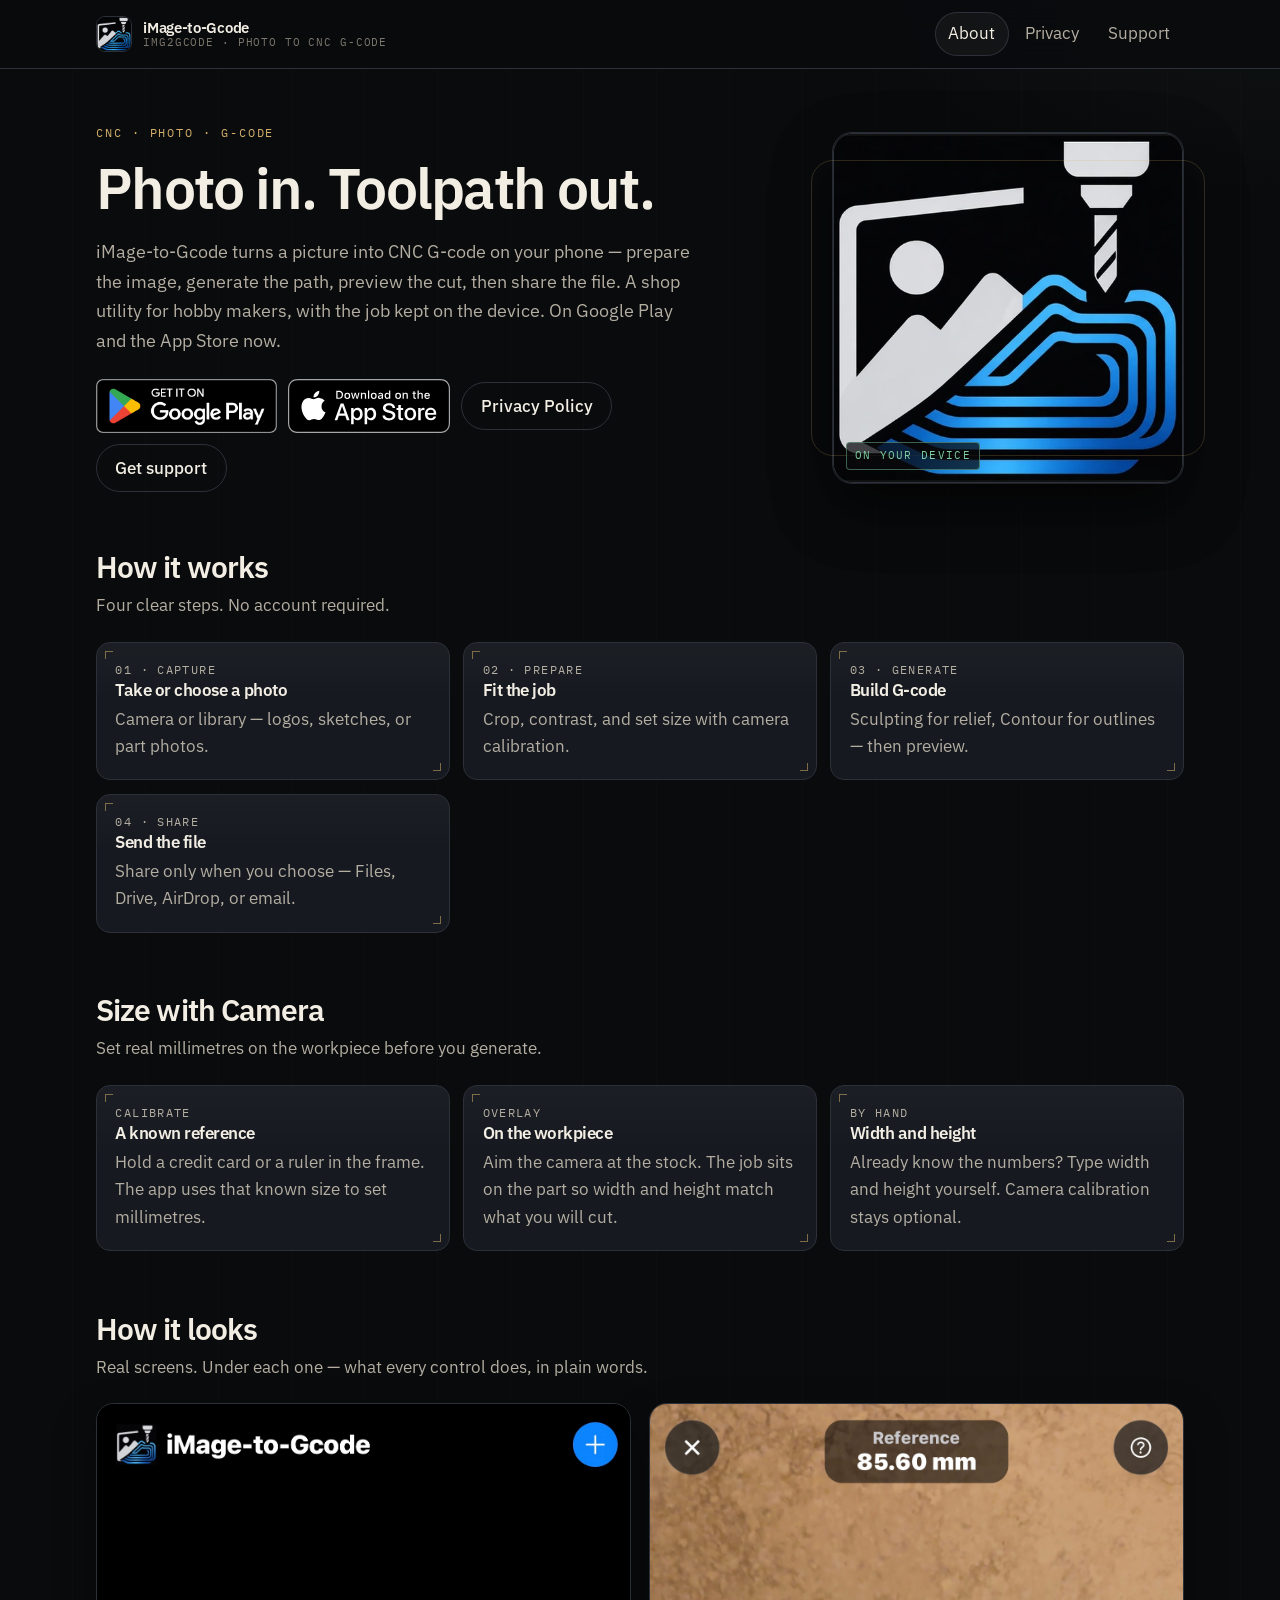
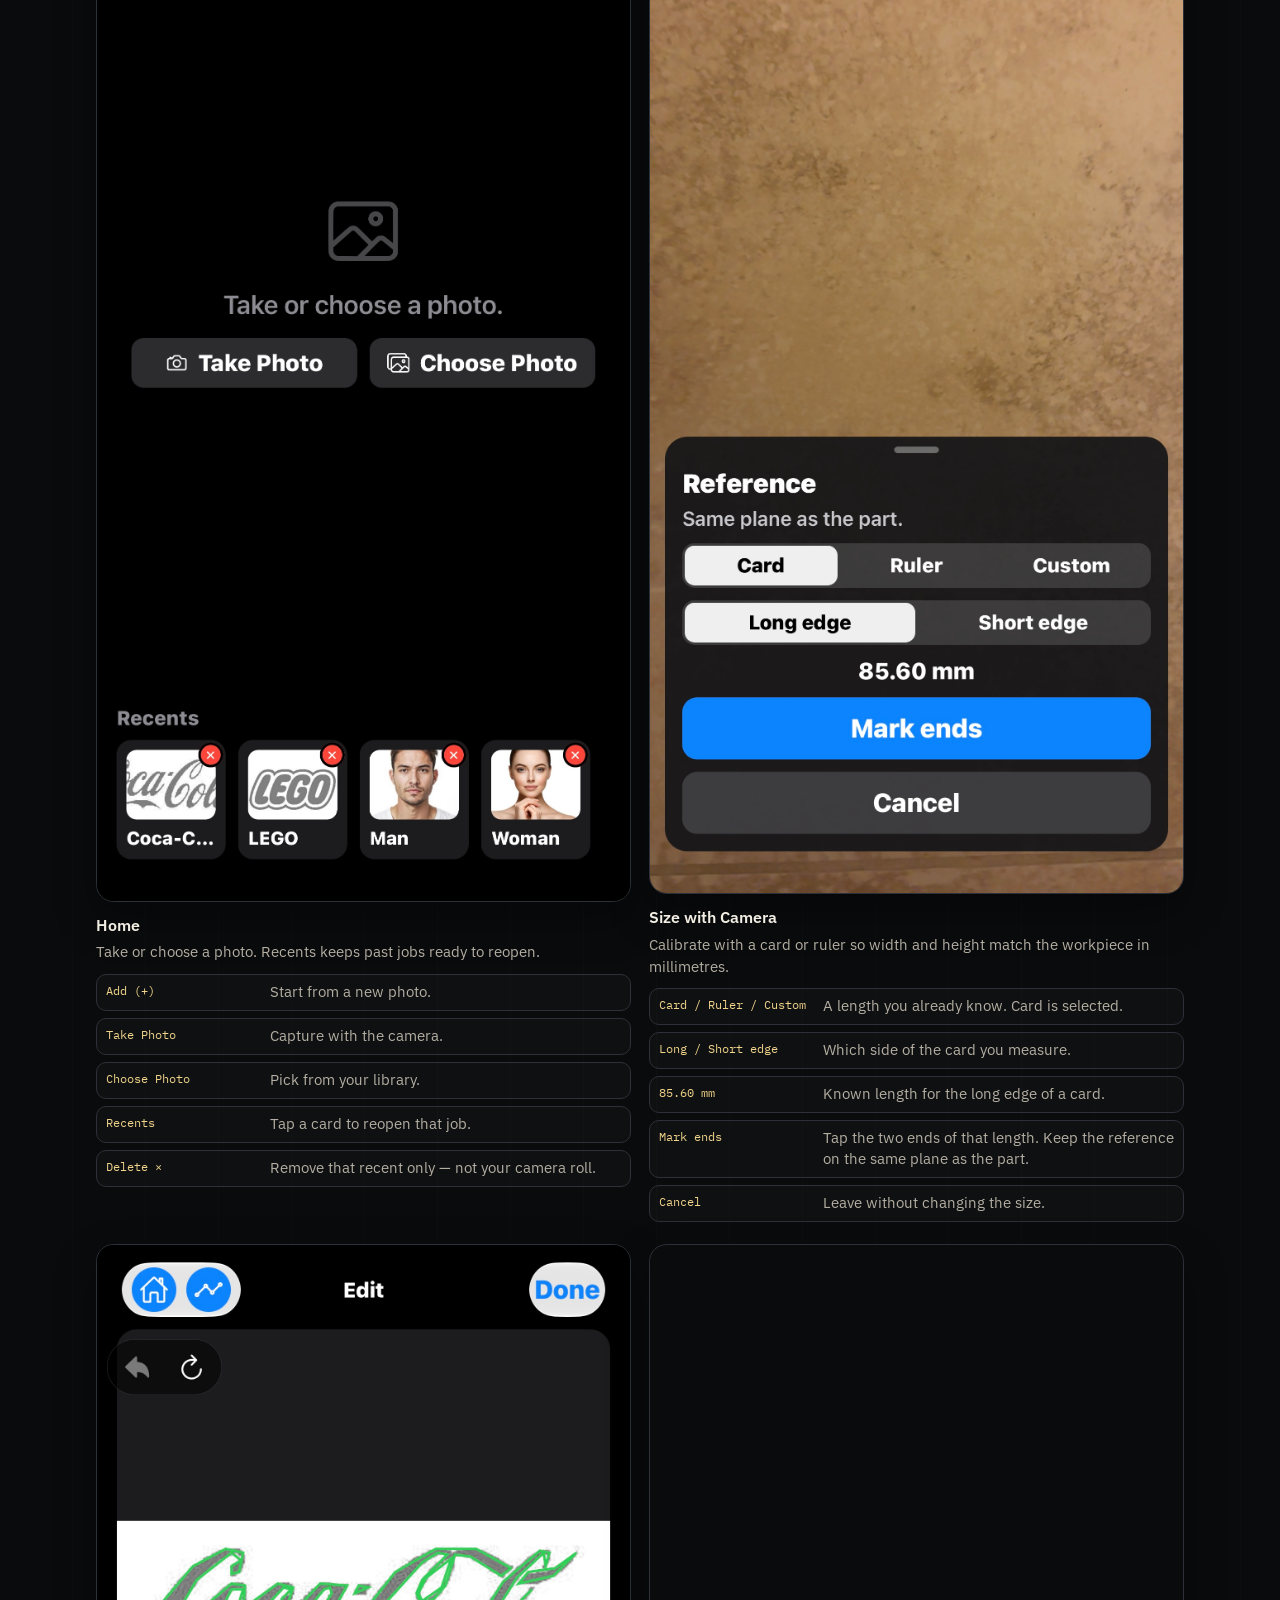
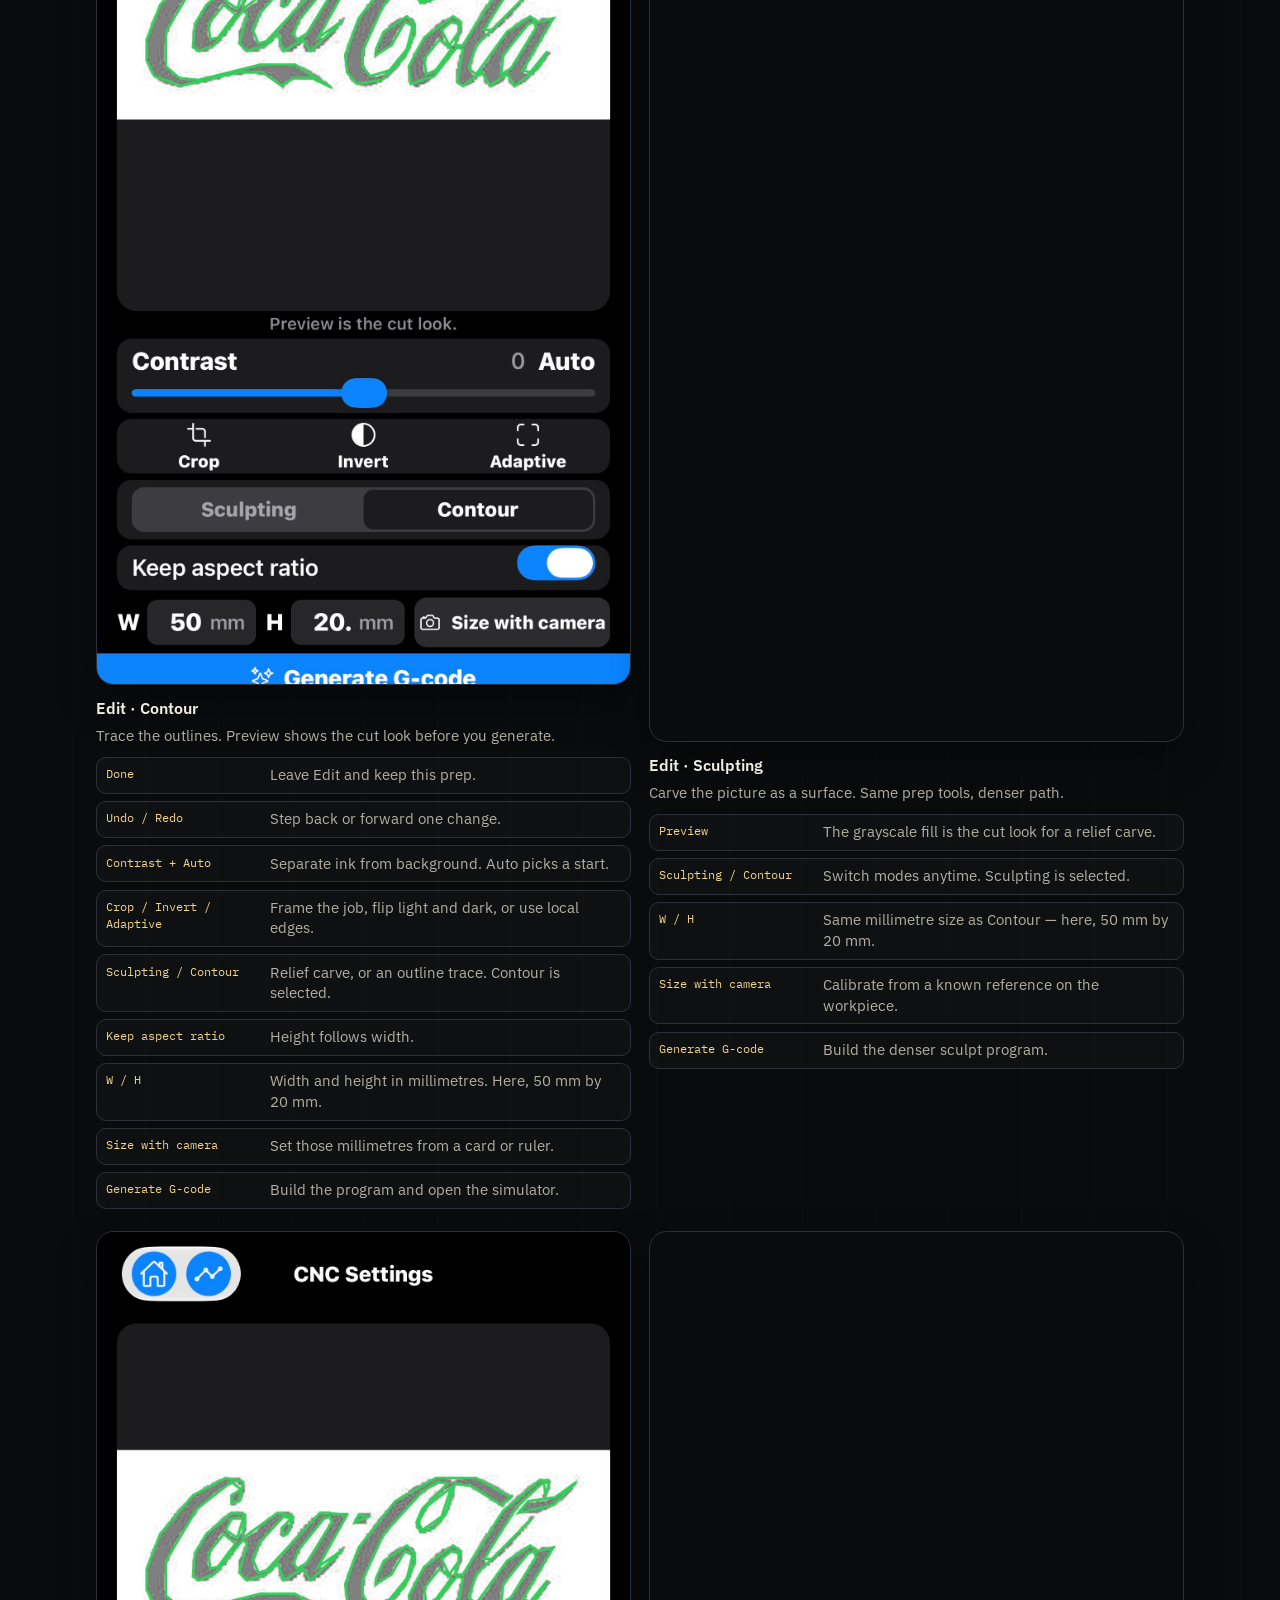
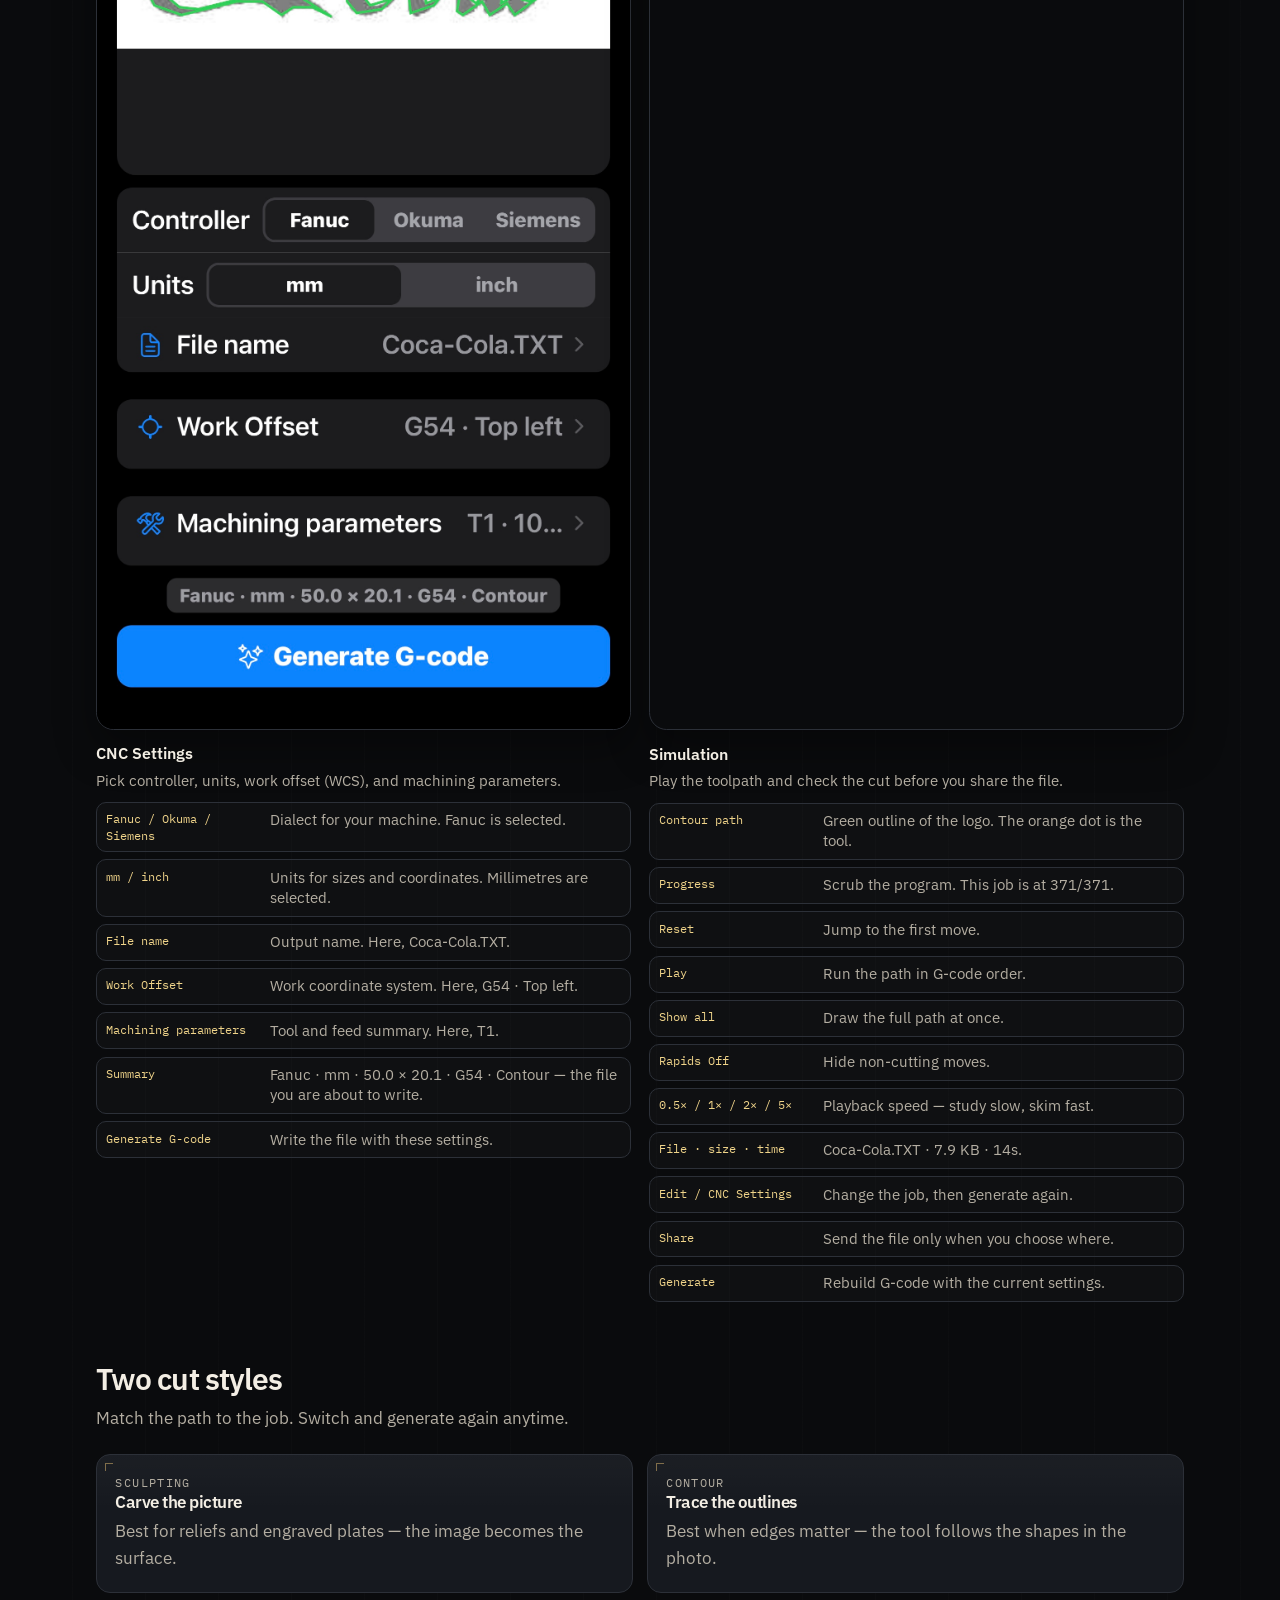
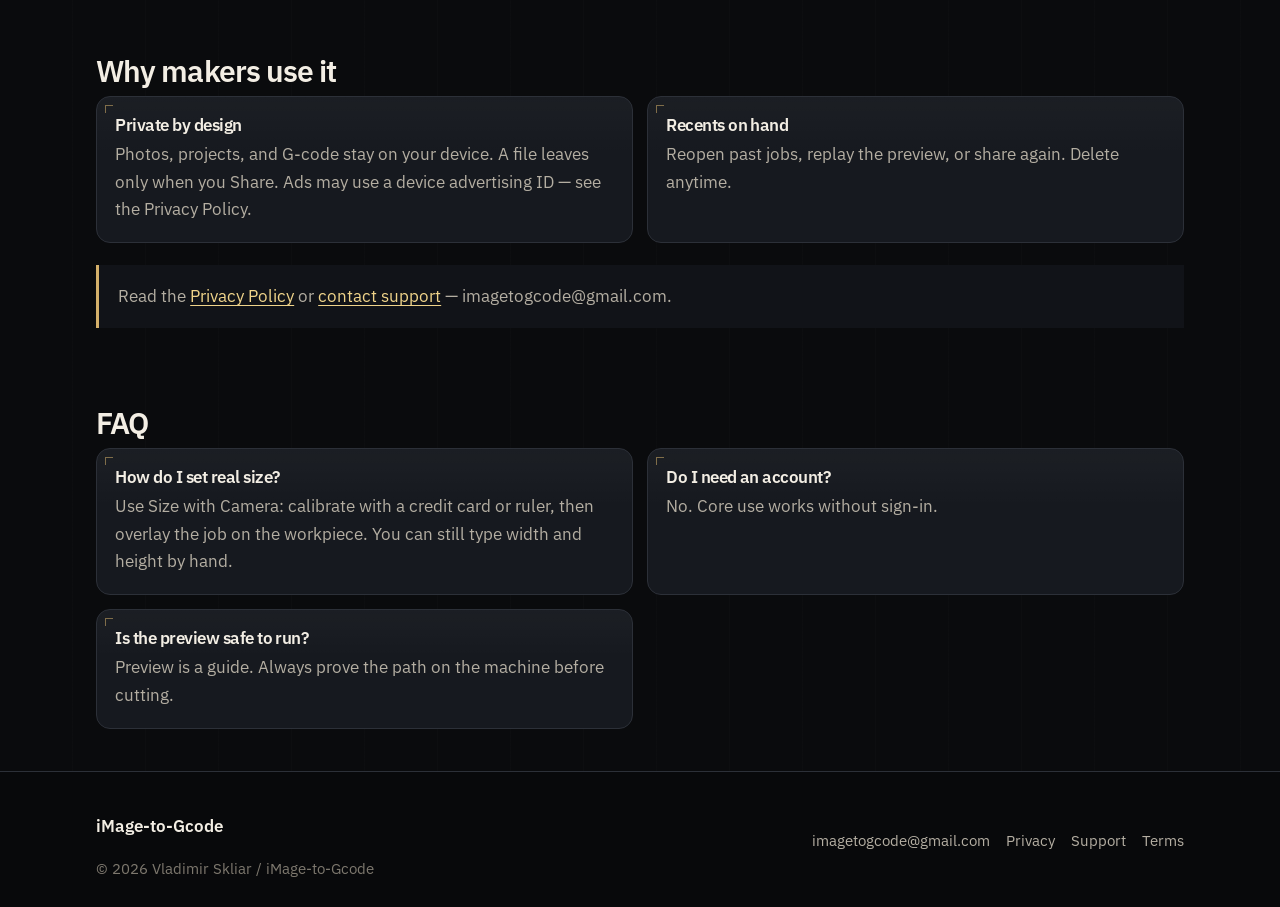
<file: index.html>
<!DOCTYPE html>
<html lang="en">
  <head>
    <meta charset="utf-8" />
    <meta name="viewport" content="width=device-width, initial-scale=1" />
    <title>iMage-to-Gcode — Photo to CNC G-code on Your Phone</title>
    <meta name="description" content="Turn a photo into CNC G-code on your phone. Prepare, generate, preview, and share — on device. Privacy-first toolpath app for shops and makers." />
    <meta name="author" content="Vladimir Skliar" />
    <meta name="robots" content="index,follow" />
    <link rel="canonical" href="https://vladimirsk1234.github.io/imagetogcode-site/" />
    <meta property="og:site_name" content="iMage-to-Gcode" />
    <meta property="og:locale" content="en_US" />
    <meta property="og:type" content="website" />
    <meta property="og:title" content="iMage-to-Gcode — Photo to CNC G-code on Your Phone" />
    <meta property="og:description" content="Turn a photo into CNC G-code on your phone. Prepare, generate, preview, and share — on device. Privacy-first toolpath app for shops and makers." />
    <meta property="og:url" content="https://vladimirsk1234.github.io/imagetogcode-site/" />
    <meta property="og:image" content="https://vladimirsk1234.github.io/imagetogcode-site/assets/og.jpg" />
    <meta property="og:image:width" content="1200" />
    <meta property="og:image:height" content="630" />
    <meta property="og:image:alt" content="iMage-to-Gcode — photo to CNC G-code" />
    <meta name="twitter:card" content="summary_large_image" />
    <meta name="twitter:title" content="iMage-to-Gcode — Photo to CNC G-code on Your Phone" />
    <meta name="twitter:description" content="Turn a photo into CNC G-code on your phone. Prepare, generate, preview, and share — on device. Privacy-first toolpath app for shops and makers." />
    <meta name="twitter:image" content="https://vladimirsk1234.github.io/imagetogcode-site/assets/og.jpg" />
    <meta name="theme-color" content="#0a0b0d" />
    <link rel="icon" href="assets/favicon.png?v=plain3" type="image/png" />
    <link rel="apple-touch-icon" href="assets/apple-touch-icon.png?v=plain3" />
    <link rel="stylesheet" href="styles.css?v=play1" />
    <script type="application/ld+json">
    {
      "@context": "https://schema.org",
      "@graph": [
        {
          "@type": "MobileApplication",
          "name": "iMage-to-Gcode",
          "alternateName": ["iMg2Gcode", "iMAGEtoGcode", "Image to G-code"],
          "url": "https://vladimirsk1234.github.io/imagetogcode-site/",
          "description": "Turn a photo into CNC G-code on your phone. Prepare the image, generate a toolpath, preview the cut, and share the file. Work stays on your device.",
          "applicationCategory": "UtilitiesApplication",
          "operatingSystem": "Android, iOS",
          "installUrl": ["https://play.google.com/store/apps/details?id=com.vladimirsk.imagetogcode", "https://apps.apple.com/app/image-to-g-code/id6815437821"],
          "offers": {"@type": "Offer", "price": "0", "priceCurrency": "USD"},
          "author": {"@type": "Person", "name": "Vladimir Skliar"},
          "email": "imagetogcode@gmail.com",
          "image": "https://vladimirsk1234.github.io/imagetogcode-site/assets/og.jpg"
        },
        {
          "@type": "WebSite",
          "name": "iMage-to-Gcode",
          "url": "https://vladimirsk1234.github.io/imagetogcode-site/",
          "publisher": {"@type": "Person", "name": "Vladimir Skliar", "email": "imagetogcode@gmail.com"}
        },
        {
          "@type": "FAQPage",
          "mainEntity": [
            {
              "@type": "Question",
              "name": "What does iMage-to-Gcode do?",
              "acceptedAnswer": {"@type": "Answer", "text": "It turns a photo into CNC G-code on your phone: prepare the image, generate a toolpath, preview the cut, then share the file."}
            },
            {
              "@type": "Question",
              "name": "Do my photos leave my phone?",
              "acceptedAnswer": {"@type": "Answer", "text": "Photos and projects stay on your device. A file leaves the app only if you tap Share and choose where to send it."}
            },
            {
              "@type": "Question",
              "name": "What is Sculpting vs Contour?",
              "acceptedAnswer": {"@type": "Answer", "text": "Sculpting carves the picture as a surface. Contour follows the outlines."}
            },
            {
              "@type": "Question",
              "name": "How do I set real size?",
              "acceptedAnswer": {"@type": "Answer", "text": "Use Size with Camera: calibrate millimetres with a credit card or ruler, then overlay the job on the workpiece. You can still type width and height by hand."}
            },
            {
              "@type": "Question",
              "name": "How do I get support?",
              "acceptedAnswer": {"@type": "Answer", "text": "Email imagetogcode@gmail.com. We aim to reply within a few business days."}
            }
          ]
        }
      ]
    }
    </script>
  </head>
  <body>
    <a class="skip" href="#main">Skip to content</a>
    <header class="site-header">
      <div class="wrap header-inner">
        <a class="brand" href="index.html">
          <img src="assets/logo.png?v=plain3" width="36" height="36" alt="iMage-to-Gcode logo" />
          <span class="brand-name">
            <strong>iMage-to-Gcode</strong>
            <span>iMg2Gcode · Photo to CNC G-code</span>
          </span>
        </a>
        <nav class="nav" aria-label="Primary">
          <a href="index.html" aria-current="page">About</a>
          <a href="privacy.html">Privacy</a>
          <a href="support.html">Support</a>
        </nav>
      </div>
    </header>

    <main id="main">
      <section class="wrap hero">
        <div>
          <p class="kicker">CNC · Photo · G-code</p>
          <h1>Photo in. Toolpath out.</h1>
          <p class="lede">
            iMage-to-Gcode turns a picture into CNC G-code on your phone — prepare the
            image, generate the path, preview the cut, then share the file. A shop utility
            for hobby makers, with the job kept on the device. On Google Play and the
            App Store now.
          </p>
          <div class="actions store-actions">
            <a
              class="store-badge"
              href="https://play.google.com/store/apps/details?id=com.vladimirsk.imagetogcode"
              target="_blank"
              rel="noopener noreferrer"
            >
              <img
                src="assets/google-play-badge.png"
                width="180"
                height="54"
                alt="Get it on Google Play"
              />
            </a>
            <a
              class="store-badge"
              href="https://apps.apple.com/app/image-to-g-code/id6815437821"
              target="_blank"
              rel="noopener noreferrer"
            >
              <img
                src="assets/app-store-badge.svg"
                width="162"
                height="54"
                alt="Download on the App Store"
              />
            </a>
            <a class="btn btn-ghost" href="privacy.html">Privacy Policy</a>
            <a class="btn btn-ghost" href="support.html">Get support</a>
          </div>
        </div>
        <div class="hero-art">
          <picture>
            <source type="image/webp" srcset="assets/app-icon.webp?v=plain3" />
            <img
              src="assets/app-icon-256.png?v=plain3"
              width="512"
              height="512"
              alt="iMage-to-Gcode app icon: photo frame, blue contour toolpath, and milling bit"
            />
          </picture>
          <span class="stamp">On your device</span>
        </div>
      </section>

      <section class="wrap section" aria-labelledby="how-heading">
        <h2 id="how-heading">How it works</h2>
        <p class="section-lead">Four clear steps. No account required.</p>
        <div class="steps">
          <article class="step">
            <p class="step-num">01 · Capture</p>
            <h3>Take or choose a photo</h3>
            <p>Camera or library — logos, sketches, or part photos.</p>
          </article>
          <article class="step">
            <p class="step-num">02 · Prepare</p>
            <h3>Fit the job</h3>
            <p>Crop, contrast, and set size with camera calibration.</p>
          </article>
          <article class="step">
            <p class="step-num">03 · Generate</p>
            <h3>Build G-code</h3>
            <p>Sculpting for relief, Contour for outlines — then preview.</p>
          </article>
          <article class="step">
            <p class="step-num">04 · Share</p>
            <h3>Send the file</h3>
            <p>Share only when you choose — Files, Drive, AirDrop, or email.</p>
          </article>
        </div>
      </section>

      <section class="wrap section" aria-labelledby="size-heading">
        <h2 id="size-heading">Size with Camera</h2>
        <p class="section-lead">Set real millimetres on the workpiece before you generate.</p>
        <div class="steps">
          <article class="step">
            <p class="step-num">Calibrate</p>
            <h3>A known reference</h3>
            <p>Hold a credit card or a ruler in the frame. The app uses that known size to set millimetres.</p>
          </article>
          <article class="step">
            <p class="step-num">Overlay</p>
            <h3>On the workpiece</h3>
            <p>Aim the camera at the stock. The job sits on the part so width and height match what you will cut.</p>
          </article>
          <article class="step">
            <p class="step-num">By hand</p>
            <h3>Width and height</h3>
            <p>Already know the numbers? Type width and height yourself. Camera calibration stays optional.</p>
          </article>
        </div>
      </section>

      <section class="wrap section" aria-labelledby="look-heading">
        <h2 id="look-heading">How it looks</h2>
        <p class="section-lead">Real screens. Under each one — what every control does, in plain words.</p>
        <div class="shots">

          <figure class="shot">
            <img src="assets/shots/01-home-recents.jpg" width="1289" height="2650" alt="Home screen with Take Photo, Choose Photo, and Recents cards for Coca-Cola, LEGO, and portrait jobs" loading="lazy" decoding="async" />
            <figcaption>
              <strong>Home</strong>
              Take or choose a photo. Recents keeps past jobs ready to reopen.
            </figcaption>
            <dl class="keylist">
              <div><dt>Add (+)</dt><dd>Start from a new photo.</dd></div>
              <div><dt>Take Photo</dt><dd>Capture with the camera.</dd></div>
              <div><dt>Choose Photo</dt><dd>Pick from your library.</dd></div>
              <div><dt>Recents</dt><dd>Tap a card to reopen that job.</dd></div>
              <div><dt>Delete ×</dt><dd>Remove that recent only — not your camera roll.</dd></div>
            </dl>
          </figure>

          <figure class="shot">
            <img src="assets/shots/02-size-camera-reference.jpg" width="1290" height="2633" alt="Size with Camera reference sheet: Card, long edge, 85.60 mm, and Mark ends" loading="lazy" decoding="async" />
            <figcaption>
              <strong>Size with Camera</strong>
              Calibrate with a card or ruler so width and height match the workpiece in millimetres.
            </figcaption>
            <dl class="keylist">
              <div><dt>Card / Ruler / Custom</dt><dd>A length you already know. Card is selected.</dd></div>
              <div><dt>Long / Short edge</dt><dd>Which side of the card you measure.</dd></div>
              <div><dt>85.60 mm</dt><dd>Known length for the long edge of a card.</dd></div>
              <div><dt>Mark ends</dt><dd>Tap the two ends of that length. Keep the reference on the same plane as the part.</dd></div>
              <div><dt>Cancel</dt><dd>Leave without changing the size.</dd></div>
            </dl>
          </figure>

          <figure class="shot">
            <img src="assets/shots/03-edit-contour.jpg" width="1290" height="2513" alt="Edit screen with Contour selected on a Coca-Cola logo, green outline preview, and 50 by 20 mm size" loading="lazy" decoding="async" />
            <figcaption>
              <strong>Edit · Contour</strong>
              Trace the outlines. Preview shows the cut look before you generate.
            </figcaption>
            <dl class="keylist">
              <div><dt>Done</dt><dd>Leave Edit and keep this prep.</dd></div>
              <div><dt>Undo / Redo</dt><dd>Step back or forward one change.</dd></div>
              <div><dt>Contrast + Auto</dt><dd>Separate ink from background. Auto picks a start.</dd></div>
              <div><dt>Crop / Invert / Adaptive</dt><dd>Frame the job, flip light and dark, or use local edges.</dd></div>
              <div><dt>Sculpting / Contour</dt><dd>Relief carve, or an outline trace. Contour is selected.</dd></div>
              <div><dt>Keep aspect ratio</dt><dd>Height follows width.</dd></div>
              <div><dt>W / H</dt><dd>Width and height in millimetres. Here, 50 mm by 20 mm.</dd></div>
              <div><dt>Size with camera</dt><dd>Set those millimetres from a card or ruler.</dd></div>
              <div><dt>Generate G-code</dt><dd>Build the program and open the simulator.</dd></div>
            </dl>
          </figure>

          <figure class="shot">
            <img src="assets/shots/04-edit-sculpt.jpg" width="1290" height="2650" alt="Edit screen with Sculpting selected on a Coca-Cola logo, grayscale cut preview, and 50 by 20 mm size" loading="lazy" decoding="async" />
            <figcaption>
              <strong>Edit · Sculpting</strong>
              Carve the picture as a surface. Same prep tools, denser path.
            </figcaption>
            <dl class="keylist">
              <div><dt>Preview</dt><dd>The grayscale fill is the cut look for a relief carve.</dd></div>
              <div><dt>Sculpting / Contour</dt><dd>Switch modes anytime. Sculpting is selected.</dd></div>
              <div><dt>W / H</dt><dd>Same millimetre size as Contour — here, 50 mm by 20 mm.</dd></div>
              <div><dt>Size with camera</dt><dd>Calibrate from a known reference on the workpiece.</dd></div>
              <div><dt>Generate G-code</dt><dd>Build the denser sculpt program.</dd></div>
            </dl>
          </figure>

          <figure class="shot">
            <img src="assets/shots/05-cnc-settings.jpg" width="1290" height="2653" alt="CNC Settings with Fanuc, millimetres, Coca-Cola.TXT, G54 top left, and Contour summary" loading="lazy" decoding="async" />
            <figcaption>
              <strong>CNC Settings</strong>
              Pick controller, units, work offset (WCS), and machining parameters.
            </figcaption>
            <dl class="keylist">
              <div><dt>Fanuc / Okuma / Siemens</dt><dd>Dialect for your machine. Fanuc is selected.</dd></div>
              <div><dt>mm / inch</dt><dd>Units for sizes and coordinates. Millimetres are selected.</dd></div>
              <div><dt>File name</dt><dd>Output name. Here, Coca-Cola.TXT.</dd></div>
              <div><dt>Work Offset</dt><dd>Work coordinate system. Here, G54 · Top left.</dd></div>
              <div><dt>Machining parameters</dt><dd>Tool and feed summary. Here, T1.</dd></div>
              <div><dt>Summary</dt><dd>Fanuc · mm · 50.0 × 20.1 · G54 · Contour — the file you are about to write.</dd></div>
              <div><dt>Generate G-code</dt><dd>Write the file with these settings.</dd></div>
            </dl>
          </figure>

          <figure class="shot">
            <img src="assets/shots/06-gcode-sim.jpg" width="1290" height="2654" alt="G-code simulation of a Contour Coca-Cola toolpath at 371 of 371 lines" loading="lazy" decoding="async" />
            <figcaption>
              <strong>Simulation</strong>
              Play the toolpath and check the cut before you share the file.
            </figcaption>
            <dl class="keylist">
              <div><dt>Contour path</dt><dd>Green outline of the logo. The orange dot is the tool.</dd></div>
              <div><dt>Progress</dt><dd>Scrub the program. This job is at 371/371.</dd></div>
              <div><dt>Reset</dt><dd>Jump to the first move.</dd></div>
              <div><dt>Play</dt><dd>Run the path in G-code order.</dd></div>
              <div><dt>Show all</dt><dd>Draw the full path at once.</dd></div>
              <div><dt>Rapids Off</dt><dd>Hide non-cutting moves.</dd></div>
              <div><dt>0.5× / 1× / 2× / 5×</dt><dd>Playback speed — study slow, skim fast.</dd></div>
              <div><dt>File · size · time</dt><dd>Coca-Cola.TXT · 7.9 KB · 14s.</dd></div>
              <div><dt>Edit / CNC Settings</dt><dd>Change the job, then generate again.</dd></div>
              <div><dt>Share</dt><dd>Send the file only when you choose where.</dd></div>
              <div><dt>Generate</dt><dd>Rebuild G-code with the current settings.</dd></div>
            </dl>
          </figure>

        </div>
      </section>

      <section class="wrap section" aria-labelledby="modes-heading">
        <h2 id="modes-heading">Two cut styles</h2>
        <p class="section-lead">Match the path to the job. Switch and generate again anytime.</p>
        <div class="modes">
          <article class="mode">
            <p class="mode-kicker">Sculpting</p>
            <h3>Carve the picture</h3>
            <p>Best for reliefs and engraved plates — the image becomes the surface.</p>
          </article>
          <article class="mode">
            <p class="mode-kicker">Contour</p>
            <h3>Trace the outlines</h3>
            <p>Best when edges matter — the tool follows the shapes in the photo.</p>
          </article>
        </div>
      </section>

      <section class="wrap section" aria-labelledby="why-heading">
        <h2 id="why-heading">Why makers use it</h2>
        <div class="features">
          <article class="feature">
            <h3>Private by design</h3>
            <p>Photos, projects, and G-code stay on your device. A file leaves only when you Share. Ads may use a device advertising ID — see the Privacy Policy.</p>
          </article>
          <article class="feature">
            <h3>Recents on hand</h3>
            <p>Reopen past jobs, replay the preview, or share again. Delete anytime.</p>
          </article>
        </div>
        <p class="note">
          Read the <a href="privacy.html">Privacy Policy</a> or
          <a href="support.html">contact support</a> — imagetogcode@gmail.com.
        </p>
      </section>

      <section class="wrap section" aria-labelledby="faq-heading">
        <h2 id="faq-heading">FAQ</h2>
        <div class="features">
          <article class="feature">
            <h3>How do I set real size?</h3>
            <p>Use Size with Camera: calibrate with a credit card or ruler, then overlay the job on the workpiece. You can still type width and height by hand.</p>
          </article>
          <article class="feature">
            <h3>Do I need an account?</h3>
            <p>No. Core use works without sign-in.</p>
          </article>
          <article class="feature">
            <h3>Is the preview safe to run?</h3>
            <p>Preview is a guide. Always prove the path on the machine before cutting.</p>
          </article>
        </div>
      </section>
    </main>

    <footer class="site-footer">
      <div class="wrap footer-inner">
        <div>
          <p class="footer-brand">iMage-to-Gcode</p>
          <p class="footer-copy">© 2026 Vladimir Skliar / iMage-to-Gcode</p>
        </div>
        <nav class="footer-links" aria-label="Footer">
          <a href="mailto:imagetogcode@gmail.com">imagetogcode@gmail.com</a>
          <a href="privacy.html">Privacy</a>
          <a href="support.html">Support</a>
          <a href="terms.html">Terms</a>
        </nav>
      </div>
    </footer>
  </body>
</html>
</file>
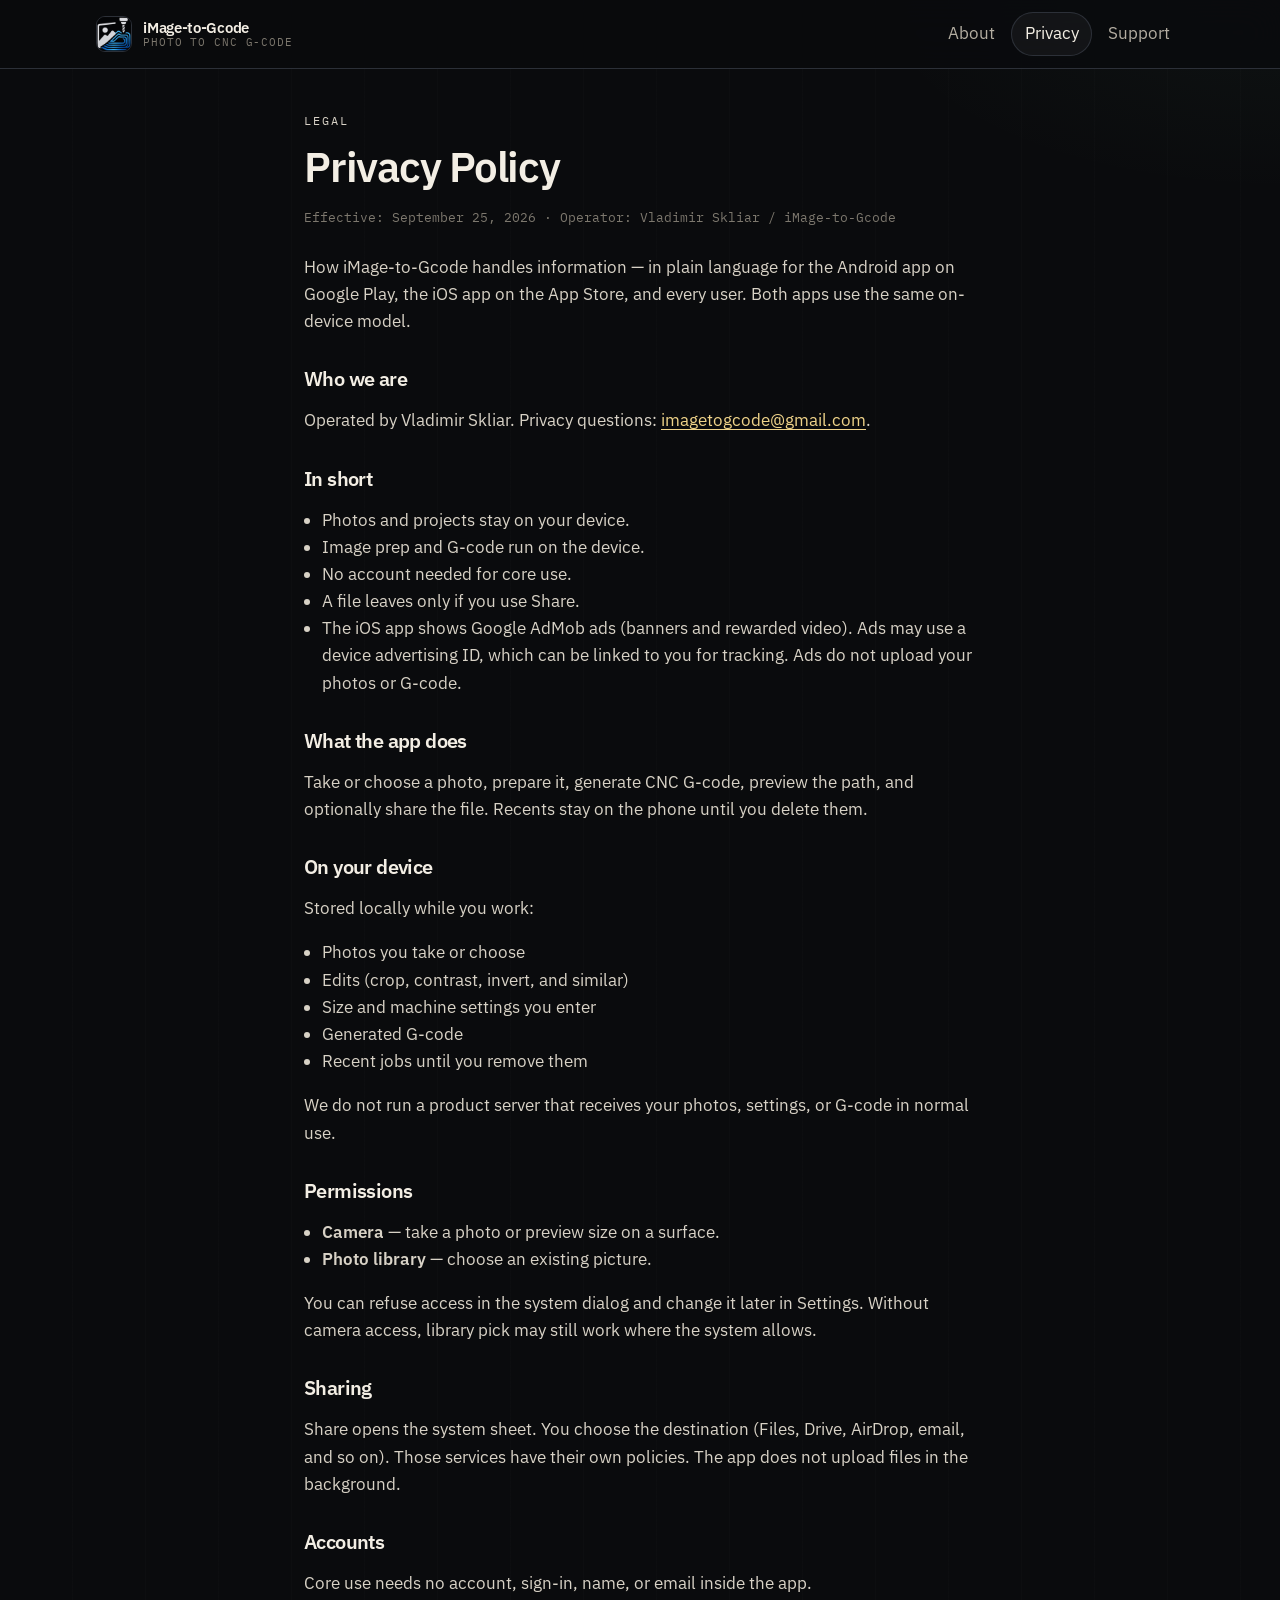
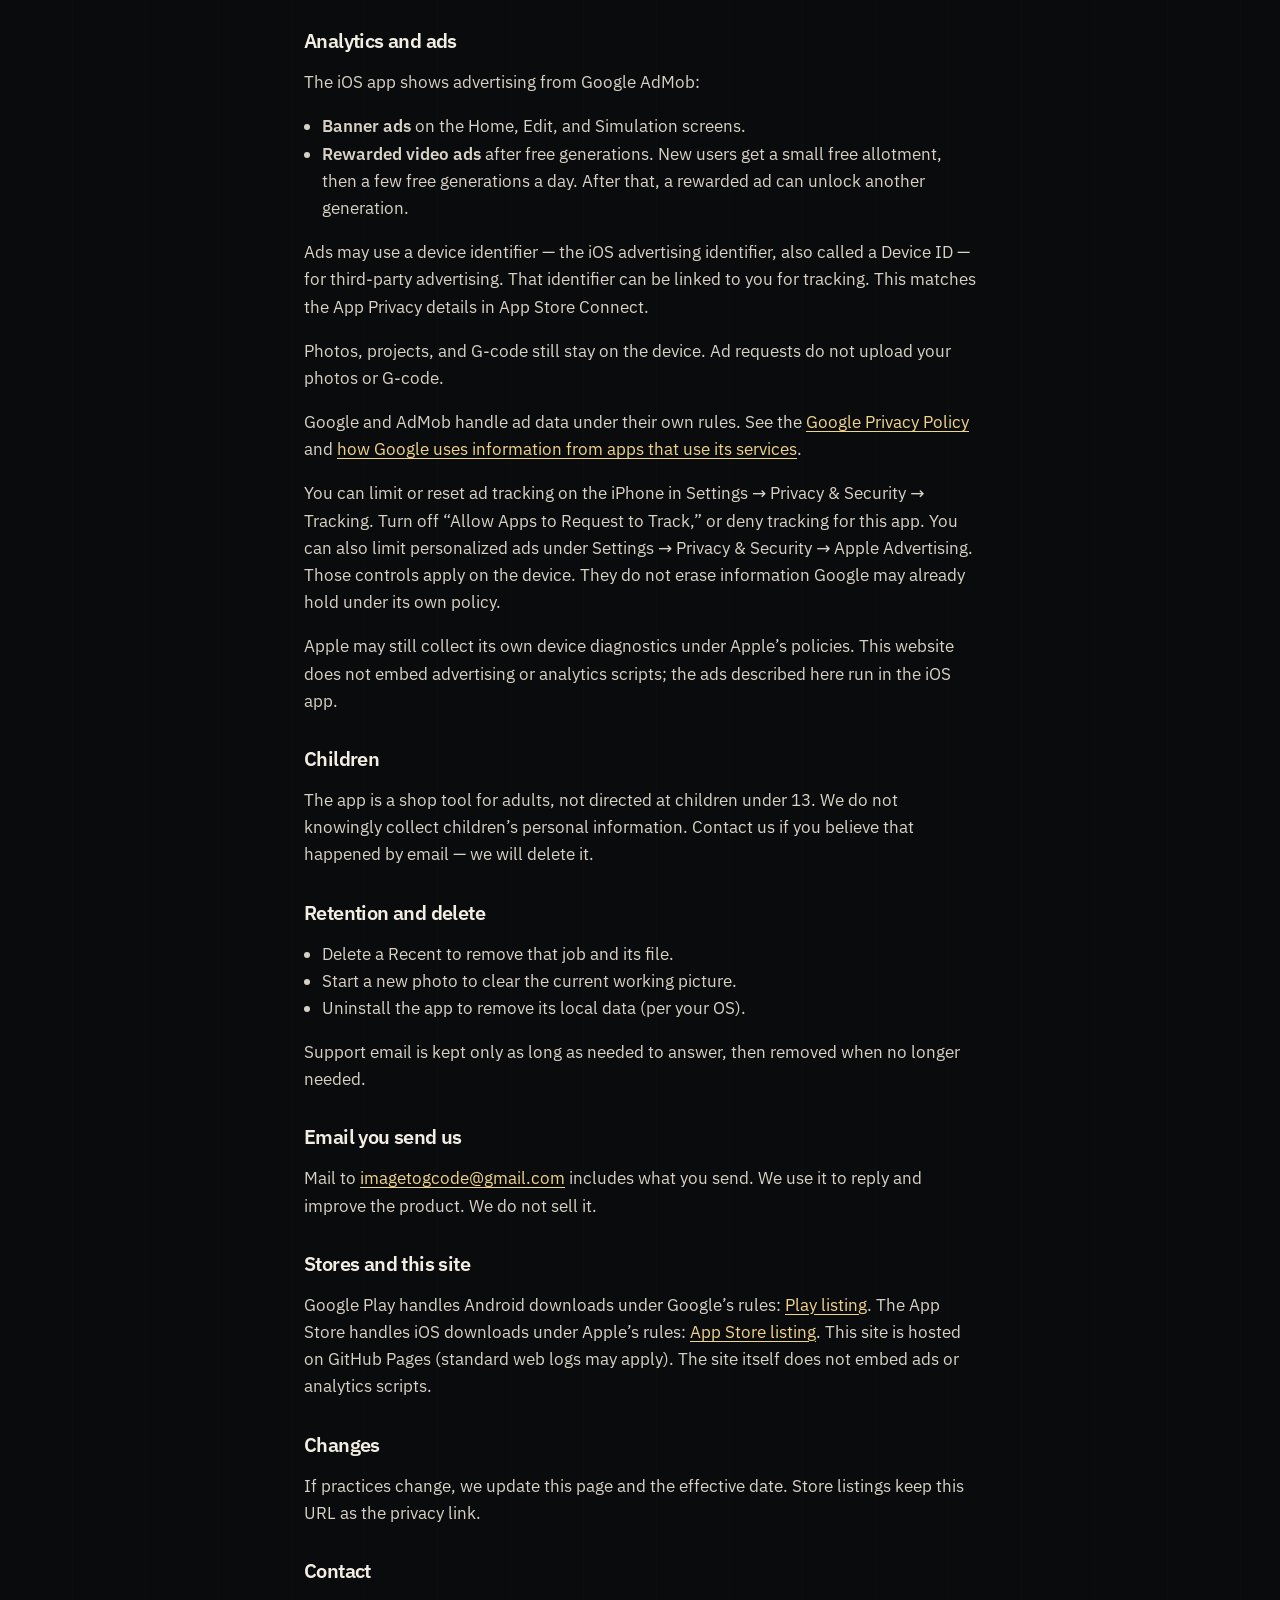
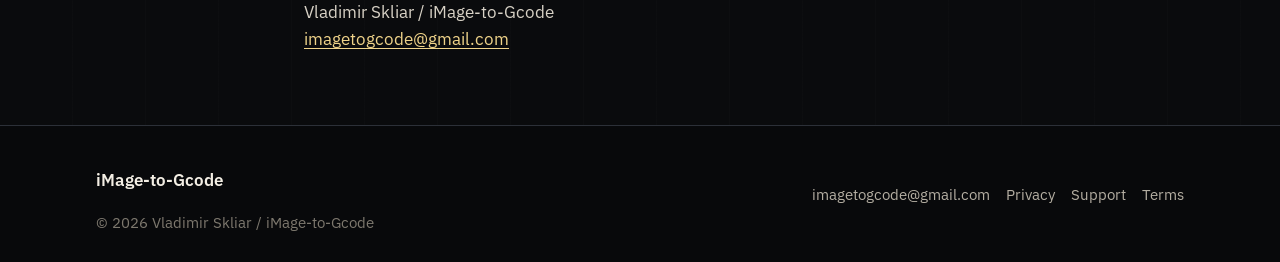
<file: privacy.html>
<!DOCTYPE html>
<html lang="en">
  <head>
    <meta charset="utf-8" />
    <meta name="viewport" content="width=device-width, initial-scale=1" />
    <title>Privacy Policy — iMage-to-Gcode</title>
    <meta name="description" content="iMage-to-Gcode Privacy Policy: photos and G-code stay on your device. No account for core use. The iOS app shows Google AdMob ads, which may use a device advertising ID. Contact imagetogcode@gmail.com." />
    <meta name="author" content="Vladimir Skliar" />
    <meta name="robots" content="index,follow" />
    <link rel="canonical" href="https://vladimirsk1234.github.io/imagetogcode-site/privacy.html" />
    <meta property="og:site_name" content="iMage-to-Gcode" />
    <meta property="og:locale" content="en_US" />
    <meta property="og:type" content="article" />
    <meta property="og:title" content="Privacy Policy — iMage-to-Gcode" />
    <meta property="og:description" content="iMage-to-Gcode Privacy Policy: photos and G-code stay on your device. No account for core use. The iOS app shows Google AdMob ads, which may use a device advertising ID. Contact imagetogcode@gmail.com." />
    <meta property="og:url" content="https://vladimirsk1234.github.io/imagetogcode-site/privacy.html" />
    <meta property="og:image" content="https://vladimirsk1234.github.io/imagetogcode-site/assets/og.jpg" />
    <meta property="og:image:width" content="1200" />
    <meta property="og:image:height" content="630" />
    <meta property="og:image:alt" content="iMage-to-Gcode — photo to CNC G-code" />
    <meta name="twitter:card" content="summary_large_image" />
    <meta name="twitter:title" content="Privacy Policy — iMage-to-Gcode" />
    <meta name="twitter:description" content="iMage-to-Gcode Privacy Policy: photos and G-code stay on your device. No account for core use. The iOS app shows Google AdMob ads, which may use a device advertising ID. Contact imagetogcode@gmail.com." />
    <meta name="twitter:image" content="https://vladimirsk1234.github.io/imagetogcode-site/assets/og.jpg" />
    <meta name="theme-color" content="#0a0b0d" />
    <link rel="icon" href="assets/favicon.png?v=plain3" type="image/png" />
    <link rel="apple-touch-icon" href="assets/apple-touch-icon.png?v=plain3" />
    <link rel="stylesheet" href="styles.css?v=plain3" />
  </head>
  <body>
    <a class="skip" href="#main">Skip to content</a>
    <header class="site-header">
      <div class="wrap header-inner">
        <a class="brand" href="index.html">
          <img src="assets/logo.png?v=plain3" width="36" height="36" alt="iMage-to-Gcode logo" />
          <span class="brand-name">
            <strong>iMage-to-Gcode</strong>
            <span>Photo to CNC G-code</span>
          </span>
        </a>
        <nav class="nav" aria-label="Primary">
          <a href="index.html">About</a>
          <a href="privacy.html" aria-current="page">Privacy</a>
          <a href="support.html">Support</a>
        </nav>
      </div>
    </header>

    <main id="main" class="legal">
      <p class="kicker">Legal</p>
      <h1>Privacy Policy</h1>
      <p class="meta">Effective: September 25, 2026 · Operator: Vladimir Skliar / iMage-to-Gcode</p>

      <p>
        How iMage-to-Gcode handles information — in plain language for the Android app on
        Google Play, the iOS app on the App Store, and every user. Both apps use the same
        on-device model.
      </p>

      <h2>Who we are</h2>
      <p>
        Operated by Vladimir Skliar. Privacy questions:
        <a href="mailto:imagetogcode@gmail.com">imagetogcode@gmail.com</a>.
      </p>

      <h2>In short</h2>
      <ul>
        <li>Photos and projects stay on your device.</li>
        <li>Image prep and G-code run on the device.</li>
        <li>No account needed for core use.</li>
        <li>A file leaves only if you use Share.</li>
        <li>The iOS app shows Google AdMob ads (banners and rewarded video). Ads may use a device advertising ID, which can be linked to you for tracking. Ads do not upload your photos or G-code.</li>
      </ul>

      <h2>What the app does</h2>
      <p>
        Take or choose a photo, prepare it, generate CNC G-code, preview the path, and
        optionally share the file. Recents stay on the phone until you delete them.
      </p>

      <h2>On your device</h2>
      <p>Stored locally while you work:</p>
      <ul>
        <li>Photos you take or choose</li>
        <li>Edits (crop, contrast, invert, and similar)</li>
        <li>Size and machine settings you enter</li>
        <li>Generated G-code</li>
        <li>Recent jobs until you remove them</li>
      </ul>
      <p>
        We do not run a product server that receives your photos, settings, or G-code in
        normal use.
      </p>

      <h2>Permissions</h2>
      <ul>
        <li><strong>Camera</strong> — take a photo or preview size on a surface.</li>
        <li><strong>Photo library</strong> — choose an existing picture.</li>
      </ul>
      <p>
        You can refuse access in the system dialog and change it later in Settings. Without
        camera access, library pick may still work where the system allows.
      </p>

      <h2>Sharing</h2>
      <p>
        Share opens the system sheet. You choose the destination (Files, Drive, AirDrop,
        email, and so on). Those services have their own policies. The app does not upload
        files in the background.
      </p>

      <h2>Accounts</h2>
      <p>Core use needs no account, sign-in, name, or email inside the app.</p>

      <h2>Analytics and ads</h2>
      <p>The iOS app shows advertising from Google AdMob:</p>
      <ul>
        <li><strong>Banner ads</strong> on the Home, Edit, and Simulation screens.</li>
        <li>
          <strong>Rewarded video ads</strong> after free generations. New users get a small
          free allotment, then a few free generations a day. After that, a rewarded ad can
          unlock another generation.
        </li>
      </ul>
      <p>
        Ads may use a device identifier — the iOS advertising identifier, also called a
        Device ID — for third-party advertising. That identifier can be linked to you for
        tracking. This matches the App Privacy details in App Store Connect.
      </p>
      <p>
        Photos, projects, and G-code still stay on the device. Ad requests do not upload
        your photos or G-code.
      </p>
      <p>
        Google and AdMob handle ad data under their own rules. See the
        <a href="https://policies.google.com/privacy">Google Privacy Policy</a>
        and
        <a href="https://policies.google.com/technologies/ads">how Google uses information from apps that use its services</a>.
      </p>
      <p>
        You can limit or reset ad tracking on the iPhone in Settings → Privacy &amp;
        Security → Tracking. Turn off “Allow Apps to Request to Track,” or deny tracking
        for this app. You can also limit personalized ads under Settings → Privacy &amp;
        Security → Apple Advertising. Those controls apply on the device. They do not erase
        information Google may already hold under its own policy.
      </p>
      <p>
        Apple may still collect its own device diagnostics under Apple’s policies. This
        website does not embed advertising or analytics scripts; the ads described here run
        in the iOS app.
      </p>

      <h2>Children</h2>
      <p>
        The app is a shop tool for adults, not directed at children under 13. We do not
        knowingly collect children’s personal information. Contact us if you believe that
        happened by email — we will delete it.
      </p>

      <h2>Retention and delete</h2>
      <ul>
        <li>Delete a Recent to remove that job and its file.</li>
        <li>Start a new photo to clear the current working picture.</li>
        <li>Uninstall the app to remove its local data (per your OS).</li>
      </ul>
      <p>
        Support email is kept only as long as needed to answer, then removed when no longer
        needed.
      </p>

      <h2>Email you send us</h2>
      <p>
        Mail to <a href="mailto:imagetogcode@gmail.com">imagetogcode@gmail.com</a> includes what you send. We use it to
        reply and improve the product. We do not sell it.
      </p>

      <h2>Stores and this site</h2>
      <p>
        Google Play handles Android downloads under Google’s rules:
        <a href="https://play.google.com/store/apps/details?id=com.vladimirsk.imagetogcode">Play listing</a>.
        The App Store handles iOS downloads under Apple’s rules:
        <a href="https://apps.apple.com/app/image-to-g-code/id6815437821">App Store listing</a>. This site is hosted
        on GitHub Pages (standard web logs may apply). The site itself does not embed ads
        or analytics scripts.
      </p>

      <h2>Changes</h2>
      <p>
        If practices change, we update this page and the effective date. Store listings keep
        this URL as the privacy link.
      </p>

      <h2>Contact</h2>
      <p>
        Vladimir Skliar / iMage-to-Gcode<br />
        <a href="mailto:imagetogcode@gmail.com">imagetogcode@gmail.com</a>
      </p>
    </main>

    <footer class="site-footer">
      <div class="wrap footer-inner">
        <div>
          <p class="footer-brand">iMage-to-Gcode</p>
          <p class="footer-copy">© 2026 Vladimir Skliar / iMage-to-Gcode</p>
        </div>
        <nav class="footer-links" aria-label="Footer">
          <a href="mailto:imagetogcode@gmail.com">imagetogcode@gmail.com</a>
          <a href="privacy.html">Privacy</a>
          <a href="support.html">Support</a>
          <a href="terms.html">Terms</a>
        </nav>
      </div>
    </footer>
  </body>
</html>
</file>
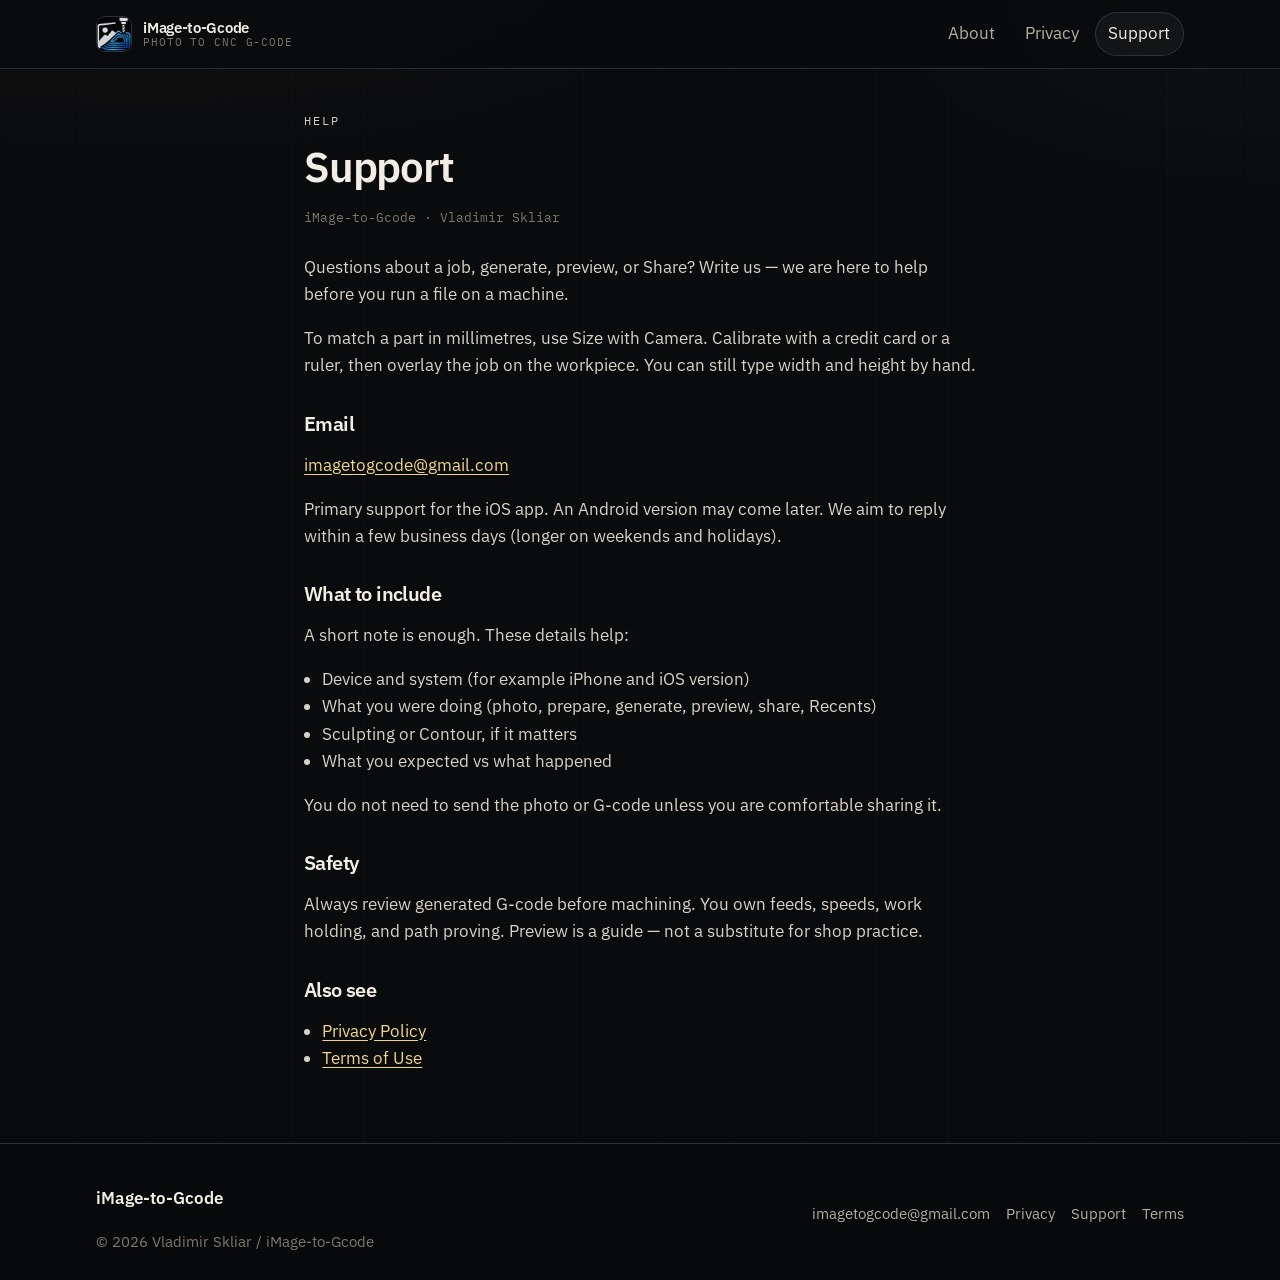
<file: support.html>
<!DOCTYPE html>
<html lang="en">
  <head>
    <meta charset="utf-8" />
    <meta name="viewport" content="width=device-width, initial-scale=1" />
    <title>Support — iMage-to-Gcode Help & Contact</title>
    <meta name="description" content="Need help with iMage-to-Gcode? Email imagetogcode@gmail.com. We aim to reply within a few business days." />
    <meta name="author" content="Vladimir Skliar" />
    <meta name="robots" content="index,follow" />
    <link rel="canonical" href="https://vladimirsk1234.github.io/imagetogcode-site/support.html" />
    <meta property="og:site_name" content="iMage-to-Gcode" />
    <meta property="og:locale" content="en_US" />
    <meta property="og:type" content="article" />
    <meta property="og:title" content="Support — iMage-to-Gcode Help & Contact" />
    <meta property="og:description" content="Need help with iMage-to-Gcode? Email imagetogcode@gmail.com. We aim to reply within a few business days." />
    <meta property="og:url" content="https://vladimirsk1234.github.io/imagetogcode-site/support.html" />
    <meta property="og:image" content="https://vladimirsk1234.github.io/imagetogcode-site/assets/og.jpg" />
    <meta property="og:image:width" content="1200" />
    <meta property="og:image:height" content="630" />
    <meta property="og:image:alt" content="iMage-to-Gcode — photo to CNC G-code" />
    <meta name="twitter:card" content="summary_large_image" />
    <meta name="twitter:title" content="Support — iMage-to-Gcode Help & Contact" />
    <meta name="twitter:description" content="Need help with iMage-to-Gcode? Email imagetogcode@gmail.com. We aim to reply within a few business days." />
    <meta name="twitter:image" content="https://vladimirsk1234.github.io/imagetogcode-site/assets/og.jpg" />
    <meta name="theme-color" content="#0a0b0d" />
    <link rel="icon" href="assets/favicon.png?v=plain3" type="image/png" />
    <link rel="apple-touch-icon" href="assets/apple-touch-icon.png?v=plain3" />
    <link rel="stylesheet" href="styles.css?v=plain3" />
  </head>
  <body>
    <a class="skip" href="#main">Skip to content</a>
    <header class="site-header">
      <div class="wrap header-inner">
        <a class="brand" href="index.html">
          <img src="assets/logo.png?v=plain3" width="36" height="36" alt="iMage-to-Gcode logo" />
          <span class="brand-name">
            <strong>iMage-to-Gcode</strong>
            <span>Photo to CNC G-code</span>
          </span>
        </a>
        <nav class="nav" aria-label="Primary">
          <a href="index.html">About</a>
          <a href="privacy.html">Privacy</a>
          <a href="support.html" aria-current="page">Support</a>
        </nav>
      </div>
    </header>

    <main id="main" class="legal">
      <p class="kicker">Help</p>
      <h1>Support</h1>
      <p class="meta">iMage-to-Gcode · Vladimir Skliar</p>

      <p>
        Questions about a job, generate, preview, or Share? Write us — we are here to help
        before you run a file on a machine.
      </p>
      <p>
        To match a part in millimetres, use Size with Camera. Calibrate with a credit card
        or a ruler, then overlay the job on the workpiece. You can still type width and
        height by hand.
      </p>

      <h2>Email</h2>
      <p><a href="mailto:imagetogcode@gmail.com">imagetogcode@gmail.com</a></p>
      <p>
        Primary support for the iOS app. An Android version may come later. We aim to reply
        within a few business days (longer on weekends and holidays).
      </p>

      <h2>What to include</h2>
      <p>A short note is enough. These details help:</p>
      <ul>
        <li>Device and system (for example iPhone and iOS version)</li>
        <li>What you were doing (photo, prepare, generate, preview, share, Recents)</li>
        <li>Sculpting or Contour, if it matters</li>
        <li>What you expected vs what happened</li>
      </ul>
      <p>
        You do not need to send the photo or G-code unless you are comfortable sharing it.
      </p>

      <h2>Safety</h2>
      <p>
        Always review generated G-code before machining. You own feeds, speeds, work
        holding, and path proving. Preview is a guide — not a substitute for shop practice.
      </p>

      <h2>Also see</h2>
      <ul>
        <li><a href="privacy.html">Privacy Policy</a></li>
        <li><a href="terms.html">Terms of Use</a></li>
      </ul>
    </main>

    <footer class="site-footer">
      <div class="wrap footer-inner">
        <div>
          <p class="footer-brand">iMage-to-Gcode</p>
          <p class="footer-copy">© 2026 Vladimir Skliar / iMage-to-Gcode</p>
        </div>
        <nav class="footer-links" aria-label="Footer">
          <a href="mailto:imagetogcode@gmail.com">imagetogcode@gmail.com</a>
          <a href="privacy.html">Privacy</a>
          <a href="support.html">Support</a>
          <a href="terms.html">Terms</a>
        </nav>
      </div>
    </footer>
  </body>
</html>
</file>
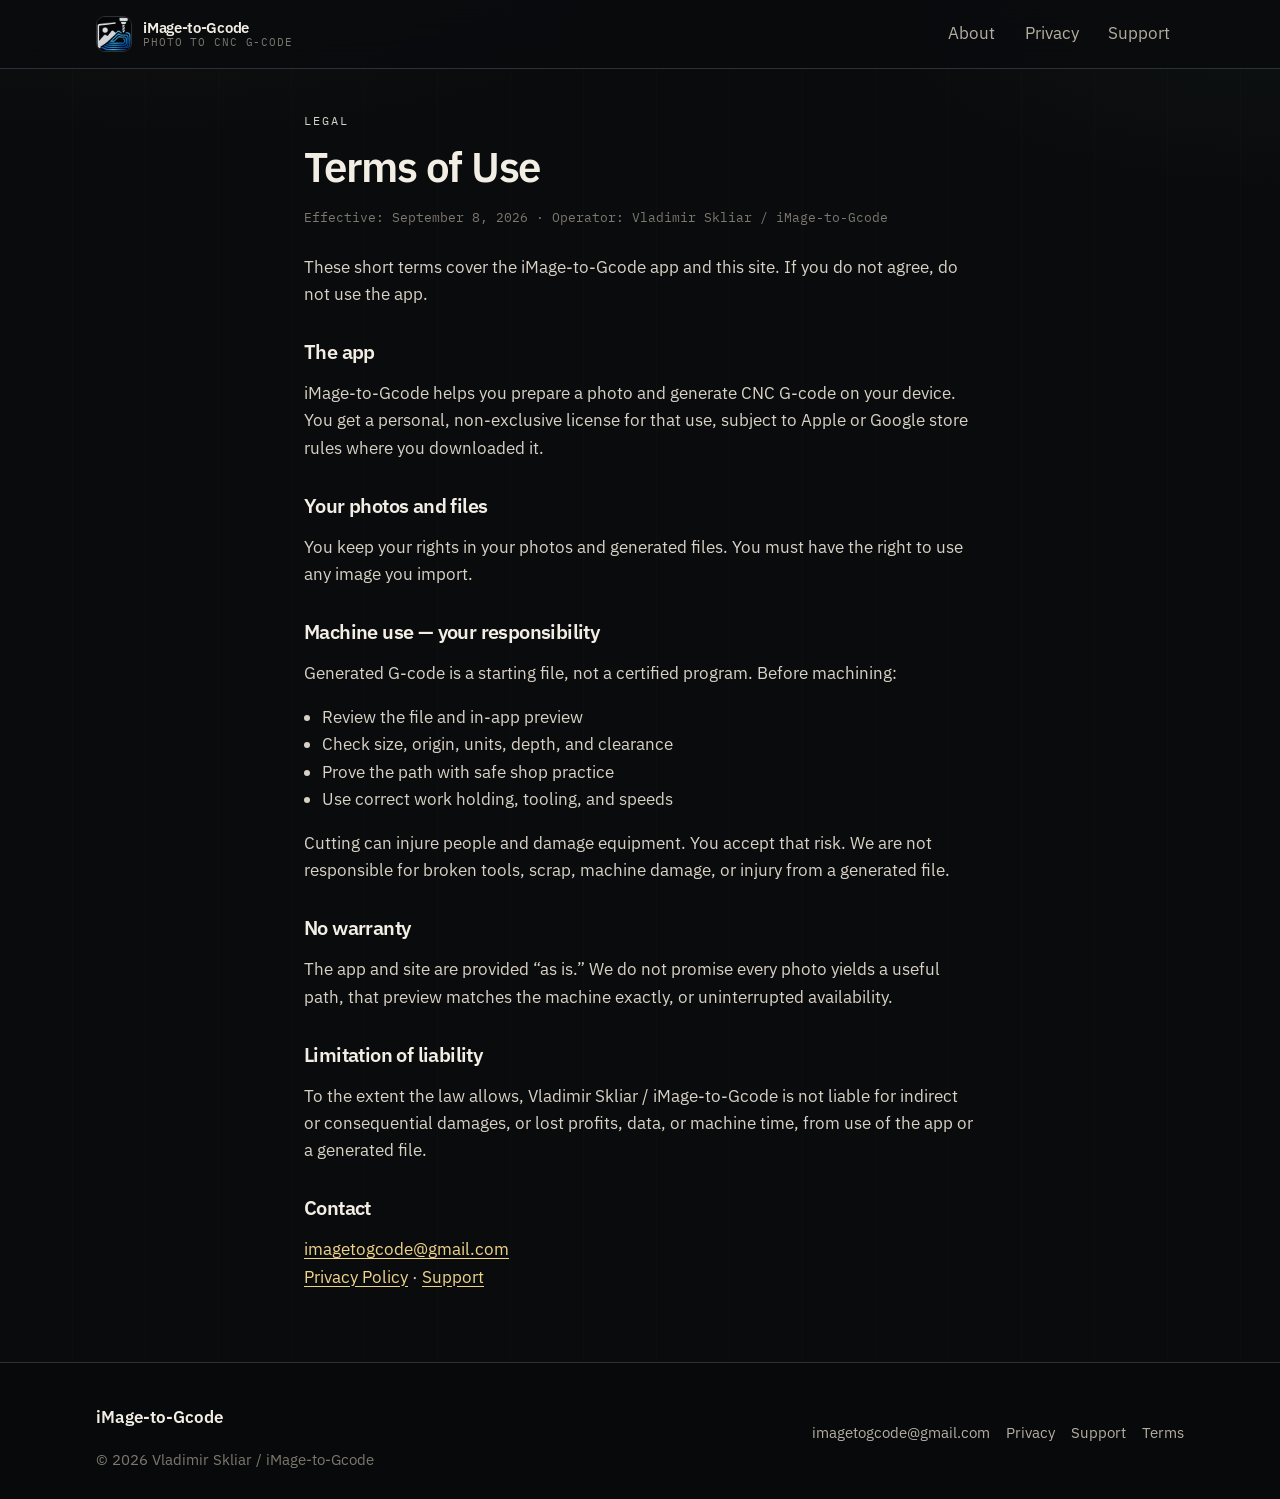
<file: terms.html>
<!DOCTYPE html>
<html lang="en">
  <head>
    <meta charset="utf-8" />
    <meta name="viewport" content="width=device-width, initial-scale=1" />
    <title>Terms of Use — iMage-to-Gcode</title>
    <meta name="description" content="Short Terms of Use for iMage-to-Gcode. Review generated G-code before you run a machine. Contact imagetogcode@gmail.com." />
    <meta name="author" content="Vladimir Skliar" />
    <meta name="robots" content="index,follow" />
    <link rel="canonical" href="https://vladimirsk1234.github.io/imagetogcode-site/terms.html" />
    <meta property="og:site_name" content="iMage-to-Gcode" />
    <meta property="og:locale" content="en_US" />
    <meta property="og:type" content="article" />
    <meta property="og:title" content="Terms of Use — iMage-to-Gcode" />
    <meta property="og:description" content="Short Terms of Use for iMage-to-Gcode. Review generated G-code before you run a machine. Contact imagetogcode@gmail.com." />
    <meta property="og:url" content="https://vladimirsk1234.github.io/imagetogcode-site/terms.html" />
    <meta property="og:image" content="https://vladimirsk1234.github.io/imagetogcode-site/assets/og.jpg" />
    <meta property="og:image:width" content="1200" />
    <meta property="og:image:height" content="630" />
    <meta property="og:image:alt" content="iMage-to-Gcode — photo to CNC G-code" />
    <meta name="twitter:card" content="summary_large_image" />
    <meta name="twitter:title" content="Terms of Use — iMage-to-Gcode" />
    <meta name="twitter:description" content="Short Terms of Use for iMage-to-Gcode. Review generated G-code before you run a machine. Contact imagetogcode@gmail.com." />
    <meta name="twitter:image" content="https://vladimirsk1234.github.io/imagetogcode-site/assets/og.jpg" />
    <meta name="theme-color" content="#0a0b0d" />
    <link rel="icon" href="assets/favicon.png?v=plain3" type="image/png" />
    <link rel="apple-touch-icon" href="assets/apple-touch-icon.png?v=plain3" />
    <link rel="stylesheet" href="styles.css?v=plain3" />
  </head>
  <body>
    <a class="skip" href="#main">Skip to content</a>
    <header class="site-header">
      <div class="wrap header-inner">
        <a class="brand" href="index.html">
          <img src="assets/logo.png?v=plain3" width="36" height="36" alt="iMage-to-Gcode logo" />
          <span class="brand-name">
            <strong>iMage-to-Gcode</strong>
            <span>Photo to CNC G-code</span>
          </span>
        </a>
        <nav class="nav" aria-label="Primary">
          <a href="index.html" >About</a>
          <a href="privacy.html">Privacy</a>
          <a href="support.html">Support</a>
        </nav>
      </div>
    </header>

    <main id="main" class="legal">
      <p class="kicker">Legal</p>
      <h1>Terms of Use</h1>
      <p class="meta">Effective: September 8, 2026 · Operator: Vladimir Skliar / iMage-to-Gcode</p>

      <p>
        These short terms cover the iMage-to-Gcode app and this site. If you do not agree,
        do not use the app.
      </p>

      <h2>The app</h2>
      <p>
        iMage-to-Gcode helps you prepare a photo and generate CNC G-code on your device.
        You get a personal, non-exclusive license for that use, subject to Apple or Google
        store rules where you downloaded it.
      </p>

      <h2>Your photos and files</h2>
      <p>
        You keep your rights in your photos and generated files. You must have the right to
        use any image you import.
      </p>

      <h2>Machine use — your responsibility</h2>
      <p>Generated G-code is a starting file, not a certified program. Before machining:</p>
      <ul>
        <li>Review the file and in-app preview</li>
        <li>Check size, origin, units, depth, and clearance</li>
        <li>Prove the path with safe shop practice</li>
        <li>Use correct work holding, tooling, and speeds</li>
      </ul>
      <p>
        Cutting can injure people and damage equipment. You accept that risk. We are not
        responsible for broken tools, scrap, machine damage, or injury from a generated
        file.
      </p>

      <h2>No warranty</h2>
      <p>
        The app and site are provided “as is.” We do not promise every photo yields a useful
        path, that preview matches the machine exactly, or uninterrupted availability.
      </p>

      <h2>Limitation of liability</h2>
      <p>
        To the extent the law allows, Vladimir Skliar / iMage-to-Gcode is not liable for
        indirect or consequential damages, or lost profits, data, or machine time, from use
        of the app or a generated file.
      </p>

      <h2>Contact</h2>
      <p>
        <a href="mailto:imagetogcode@gmail.com">imagetogcode@gmail.com</a><br />
        <a href="privacy.html">Privacy Policy</a> ·
        <a href="support.html">Support</a>
      </p>
    </main>

    <footer class="site-footer">
      <div class="wrap footer-inner">
        <div>
          <p class="footer-brand">iMage-to-Gcode</p>
          <p class="footer-copy">© 2026 Vladimir Skliar / iMage-to-Gcode</p>
        </div>
        <nav class="footer-links" aria-label="Footer">
          <a href="mailto:imagetogcode@gmail.com">imagetogcode@gmail.com</a>
          <a href="privacy.html">Privacy</a>
          <a href="support.html">Support</a>
          <a href="terms.html">Terms</a>
        </nav>
      </div>
    </footer>
  </body>
</html>
</file>
<file: styles.css>
@font-face {
  font-family: "IBM Plex Sans";
  src: url("assets/fonts/plex-sans-400.woff2") format("woff2");
  font-weight: 400;
  font-style: normal;
  font-display: swap;
}

@font-face {
  font-family: "IBM Plex Sans";
  src: url("assets/fonts/plex-sans-500.woff2") format("woff2");
  font-weight: 500;
  font-style: normal;
  font-display: swap;
}

@font-face {
  font-family: "IBM Plex Sans";
  src: url("assets/fonts/plex-sans-600.woff2") format("woff2");
  font-weight: 600;
  font-style: normal;
  font-display: swap;
}

@font-face {
  font-family: "IBM Plex Mono";
  src: url("assets/fonts/plex-mono-400.woff2") format("woff2");
  font-weight: 400;
  font-style: normal;
  font-display: swap;
}

:root {
  --bg: #0a0b0d;
  --bg-2: #111318;
  --panel: #16191f;
  --ink: #f3eee4;
  --muted: #b4aea2;
  --faint: #7d786e;
  --line: #2c3038;
  --brass: #d4b06a;
  --brass-2: #f0d48a;
  --cut: #7dcea0;
  --focus: #f0d48a;
  --max: 68rem;
  --prose: 42rem;
  --radius: 14px;
  --header-h: 4.25rem;
}

*,
*::before,
*::after {
  box-sizing: border-box;
}

html {
  color-scheme: dark;
  scroll-behavior: smooth;
}

body {
  margin: 0;
  min-height: 100vh;
  display: flex;
  flex-direction: column;
  color: var(--ink);
  background:
    radial-gradient(1200px 520px at 12% -10%, rgba(212, 176, 106, 0.07), transparent 55%),
    radial-gradient(900px 420px at 100% 0%, rgba(125, 206, 160, 0.04), transparent 46%),
    repeating-linear-gradient(
      90deg,
      transparent 0 72px,
      rgba(255, 255, 255, 0.012) 72px 73px
    ),
    var(--bg);
  font-family: "IBM Plex Sans", "Segoe UI", system-ui, sans-serif;
  font-size: 1.0625rem;
  line-height: 1.6;
}

img {
  max-width: 100%;
  height: auto;
}

a {
  color: var(--brass-2);
  text-underline-offset: 0.18em;
}

a:hover {
  color: #fff6d8;
}

:focus-visible {
  outline: 2px solid var(--focus);
  outline-offset: 3px;
}

.skip {
  position: absolute;
  left: 0.75rem;
  top: -3rem;
  z-index: 20;
  padding: 0.6rem 0.85rem;
  background: var(--panel);
  color: var(--ink);
  border: 1px solid var(--brass);
}

.skip:focus {
  top: 0.75rem;
}

.wrap {
  width: min(var(--max), calc(100% - 2rem));
  margin-inline: auto;
}

.site-header {
  position: sticky;
  top: 0;
  z-index: 10;
  border-bottom: 1px solid var(--line);
  background: rgba(10, 11, 13, 0.86);
  backdrop-filter: blur(16px);
}

.header-inner {
  display: flex;
  align-items: center;
  justify-content: space-between;
  gap: 1rem;
  min-height: var(--header-h);
}

.brand {
  display: inline-flex;
  align-items: center;
  gap: 0.7rem;
  color: var(--ink);
  text-decoration: none;
  min-height: 44px;
}

.brand:hover {
  color: var(--ink);
}

.brand img {
  width: 36px;
  height: 36px;
  border-radius: 9px;
  border: 1px solid var(--line);
}

.brand-name {
  display: flex;
  flex-direction: column;
  line-height: 1.15;
}

.brand-name strong {
  font-size: 0.95rem;
  font-weight: 600;
  letter-spacing: -0.02em;
}

.brand-name span {
  font-family: "IBM Plex Mono", ui-monospace, monospace;
  font-size: 0.68rem;
  letter-spacing: 0.08em;
  text-transform: uppercase;
  color: var(--faint);
}

.nav {
  display: flex;
  flex-wrap: wrap;
  gap: 0.15rem;
}

.nav a {
  display: inline-flex;
  align-items: center;
  min-height: 44px;
  padding: 0 0.85rem;
  color: var(--muted);
  text-decoration: none;
  border-radius: 999px;
}

.nav a:hover,
.nav a[aria-current="page"] {
  color: var(--ink);
  background: rgba(255, 255, 255, 0.04);
}

.nav a[aria-current="page"] {
  box-shadow: inset 0 0 0 1px var(--line);
}

main {
  flex: 1;
}

.hero {
  display: grid;
  grid-template-columns: minmax(0, 1.15fr) minmax(14rem, 0.85fr);
  gap: 2.5rem;
  align-items: center;
  padding: 3.4rem 0 2.4rem;
}

.kicker {
  margin: 0 0 0.85rem;
  font-family: "IBM Plex Mono", ui-monospace, monospace;
  font-size: 0.75rem;
  letter-spacing: 0.16em;
  text-transform: uppercase;
  color: var(--brass);
}

h1,
h2,
h3 {
  letter-spacing: -0.03em;
  line-height: 1.15;
}

h1 {
  margin: 0 0 1rem;
  font-size: clamp(2.15rem, 5vw, 3.55rem);
  font-weight: 600;
}

.lede {
  margin: 0 0 1.5rem;
  max-width: 38rem;
  color: var(--muted);
  font-size: 1.15rem;
}

.actions {
  display: flex;
  flex-wrap: wrap;
  gap: 0.7rem;
}

.btn {
  display: inline-flex;
  align-items: center;
  justify-content: center;
  min-height: 48px;
  padding: 0 1.15rem;
  border-radius: 999px;
  text-decoration: none;
  font-weight: 500;
}

.btn-primary {
  color: #16120a;
  background: linear-gradient(180deg, var(--brass-2), var(--brass));
}

.btn-primary:hover {
  color: #16120a;
  filter: brightness(1.06);
}

.btn.is-disabled {
  opacity: 0.62;
  cursor: default;
  user-select: none;
}

.btn-primary.is-disabled:hover {
  color: #16120a;
  filter: none;
}

.btn-ghost {
  color: var(--ink);
  border: 1px solid var(--line);
  background: transparent;
}

.btn-ghost:hover {
  color: var(--ink);
  border-color: var(--brass);
}

.hero-art {
  position: relative;
  justify-self: end;
  width: min(100%, 22rem);
}

.hero-art::before {
  content: "";
  position: absolute;
  inset: 8% -6%;
  border: 1px solid rgba(212, 176, 106, 0.2);
  border-radius: 22px;
  pointer-events: none;
}

.hero-art picture,
.hero-art img {
  display: block;
  width: 100%;
  border-radius: 20px;
  border: 1px solid var(--line);
  box-shadow: 0 24px 60px rgba(0, 0, 0, 0.4);
}

.stamp {
  position: absolute;
  left: 0.85rem;
  bottom: 0.85rem;
  padding: 0.28rem 0.5rem;
  border: 1px solid rgba(125, 206, 160, 0.45);
  border-radius: 4px;
  background: rgba(10, 11, 13, 0.72);
  color: var(--cut);
  font-family: "IBM Plex Mono", ui-monospace, monospace;
  font-size: 0.68rem;
  letter-spacing: 0.12em;
  text-transform: uppercase;
}

.section {
  padding: 1.2rem 0 2.6rem;
}

.section h2 {
  margin: 0 0 0.45rem;
  font-size: clamp(1.45rem, 3vw, 1.9rem);
}

.section-lead {
  margin: 0 0 1.4rem;
  max-width: 38rem;
  color: var(--muted);
}

.steps {
  display: grid;
  grid-template-columns: repeat(3, minmax(0, 1fr));
  gap: 0.85rem;
}

.step,
.mode,
.feature {
  position: relative;
  padding: 1.15rem 1.15rem 1.2rem;
  border: 1px solid var(--line);
  border-radius: var(--radius);
  background: linear-gradient(180deg, rgba(255, 255, 255, 0.025), transparent 40%), var(--panel);
}

.step::before,
.step::after,
.mode::before,
.feature::before {
  content: "";
  position: absolute;
  width: 8px;
  height: 8px;
  border-color: var(--brass);
  border-style: solid;
  opacity: 0.55;
}

.step::before,
.mode::before,
.feature::before {
  top: 8px;
  left: 8px;
  border-width: 1px 0 0 1px;
}

.step::after {
  right: 8px;
  bottom: 8px;
  border-width: 0 1px 1px 0;
}

.step-num,
.mode-kicker {
  margin: 0 0 0.45rem;
  font-family: "IBM Plex Mono", ui-monospace, monospace;
  font-size: 0.72rem;
  letter-spacing: 0.12em;
  text-transform: uppercase;
  color: var(--brass);
}

.step h3,
.mode h3,
.feature h3 {
  margin: 0 0 0.4rem;
  font-size: 1.08rem;
}

.step p,
.mode p,
.feature p {
  margin: 0;
  color: var(--muted);
}

.modes,
.features {
  display: grid;
  grid-template-columns: 1fr 1fr;
  gap: 0.85rem;
}

.note {
  margin-top: 1.4rem;
  padding: 1.1rem 1.2rem;
  border-left: 3px solid var(--brass);
  background: var(--bg-2);
  color: var(--muted);
}

.legal {
  width: min(var(--prose), calc(100% - 2rem));
  margin: 0 auto;
  padding: 2.6rem 0 3.4rem;
}

.legal h1 {
  font-size: clamp(2rem, 4vw, 2.6rem);
}

.legal h2 {
  margin-top: 2rem;
  font-size: 1.25rem;
}

.legal p,
.legal li {
  color: #d8d2c6;
}

.legal .meta {
  margin: 0 0 1.6rem;
  color: var(--faint);
  font-family: "IBM Plex Mono", ui-monospace, monospace;
  font-size: 0.82rem;
}

.legal ul {
  padding-left: 1.15rem;
}

.not-found {
  width: min(36rem, calc(100% - 2rem));
  margin: 0 auto;
  padding: 5rem 0 6rem;
  text-align: center;
}

.site-footer {
  margin-top: auto;
  border-top: 1px solid var(--line);
  background: #08090b;
}

.footer-inner {
  display: grid;
  grid-template-columns: 1.3fr 1fr;
  gap: 1.4rem;
  padding: 1.5rem 0 1.7rem;
}

.footer-brand {
  font-weight: 600;
}

.footer-copy,
.footer-links {
  margin: 0.35rem 0 0;
  color: var(--faint);
  font-size: 0.92rem;
}

.footer-links {
  display: flex;
  flex-wrap: wrap;
  gap: 0.35rem 1rem;
  justify-content: flex-end;
  align-content: center;
}

.footer-links a {
  color: var(--muted);
  text-decoration: none;
  min-height: 44px;
  display: inline-flex;
  align-items: center;
}

.footer-links a:hover {
  color: var(--ink);
}


/* Screenshot gallery */
.shots {
  display: grid;
  grid-template-columns: repeat(2, minmax(0, 1fr));
  gap: 1.4rem 1.1rem;
}

.shot {
  margin: 0;
  display: flex;
  flex-direction: column;
  gap: 0.7rem;
  min-width: 0;
}

.shot figcaption {
  color: var(--muted);
  font-size: 0.95rem;
  line-height: 1.45;
}

.shot figcaption strong {
  display: block;
  margin-bottom: 0.25rem;
  color: var(--ink);
  font-size: 1.02rem;
}

/* Tablet */
@media (max-width: 900px) {
  .hero {
    grid-template-columns: 1fr;
    gap: 1.6rem;
    padding: 2.2rem 0 1.8rem;
  }

  .hero-art {
    justify-self: center;
    width: min(100%, 16rem);
  }

  .steps {
    grid-template-columns: 1fr 1fr;
  }

  .shots {
    grid-template-columns: repeat(2, minmax(0, 1fr));
  }

  .modes,
  .features,
  .footer-inner {
    grid-template-columns: 1fr;
  }

  .footer-links {
    justify-content: flex-start;
  }
}

/* Phone */
@media (max-width: 640px) {
  :root {
    --header-h: auto;
  }

  body {
    font-size: 1rem;
    overflow-x: clip;
  }

  .wrap {
    width: min(var(--max), calc(100% - 1.25rem));
  }

  .header-inner {
    align-items: flex-start;
    flex-direction: column;
    padding: 0.55rem 0 0.65rem;
    gap: 0.2rem;
  }

  .brand-name strong {
    font-size: 0.9rem;
  }

  .nav {
    width: 100%;
    justify-content: flex-start;
    gap: 0.1rem;
    overflow-x: auto;
    -webkit-overflow-scrolling: touch;
    scrollbar-width: none;
  }

  .nav::-webkit-scrollbar {
    display: none;
  }

  .nav a {
    padding-inline: 0.7rem;
    flex: 0 0 auto;
  }

  .hero {
    padding: 1.6rem 0 1.2rem;
    gap: 1.25rem;
  }

  h1 {
    font-size: clamp(1.85rem, 9vw, 2.35rem);
  }

  .lede {
    font-size: 1.05rem;
    margin-bottom: 1.15rem;
  }

  .actions {
    flex-direction: column;
    align-items: stretch;
  }

  .btn {
    width: 100%;
  }

  .hero-art {
    width: min(100%, 14rem);
  }

  .section {
    padding: 0.9rem 0 2rem;
  }

  .section-lead {
    margin-bottom: 1.1rem;
  }

  .steps,
  .shots,
  .modes,
  .features {
    grid-template-columns: 1fr;
  }

  .shots {
    max-width: 22rem;
    margin-inline: auto;
  }

  .shot figcaption {
    font-size: 0.92rem;
  }

  .legal {
    width: min(var(--prose), calc(100% - 1.25rem));
    padding: 1.8rem 0 2.6rem;
  }

  .footer-inner {
    padding: 1.25rem 0 1.4rem;
    gap: 0.85rem;
  }
}

@media (prefers-reduced-motion: reduce) {
  html {
    scroll-behavior: auto;
  }
}


.shot img {
  width: 100%;
  height: auto;
  border-radius: 1.1rem;
  border: 1px solid var(--line);
  background: #0a0b0d;
  box-shadow: 0 18px 40px rgba(0, 0, 0, 0.35);
}

.keylist {
  margin: 0;
  display: flex;
  flex-direction: column;
  gap: 0.45rem;
}

.keylist > div {
  display: grid;
  grid-template-columns: minmax(6.5rem, 9.5rem) minmax(0, 1fr);
  gap: 0.35rem 0.75rem;
  padding: 0.45rem 0.55rem;
  border-radius: 10px;
  border: 1px solid var(--line);
  background: rgba(255, 255, 255, 0.02);
}

.keylist dt {
  margin: 0;
  color: var(--brass-2);
  font-family: "IBM Plex Mono", ui-monospace, monospace;
  font-size: 0.78rem;
  line-height: 1.35;
}

.keylist dd {
  margin: 0;
  color: var(--muted);
  font-size: 0.92rem;
  line-height: 1.4;
}

@media (max-width: 640px) {
  .keylist > div {
    grid-template-columns: 1fr;
    gap: 0.15rem;
  }
}

@media print {
  body {
    background: #fff;
    color: #111;
  }

  .site-header,
  .site-footer,
  .actions,
  .stamp,
  .hero-art,
  .shots {
    display: none;
  }

  a {
    color: inherit;
  }
}


@media print {
  body {
    background: #fff;
    color: #111;
  }

  .site-header,
  .site-footer,
  .actions,
  .stamp,
  .hero-art,
  .shots {
    display: none;
  }

  a {
    color: inherit;
  }
}


.store-actions {
  align-items: center;
}

.store-badge {
  display: inline-flex;
  line-height: 0;
  border-radius: 8px;
  transition: filter 0.15s ease, transform 0.15s ease;
}

.store-badge:hover {
  filter: brightness(1.08);
  transform: translateY(-1px);
}

.store-badge img {
  display: block;
  height: 54px;
  width: auto;
}
</file>
